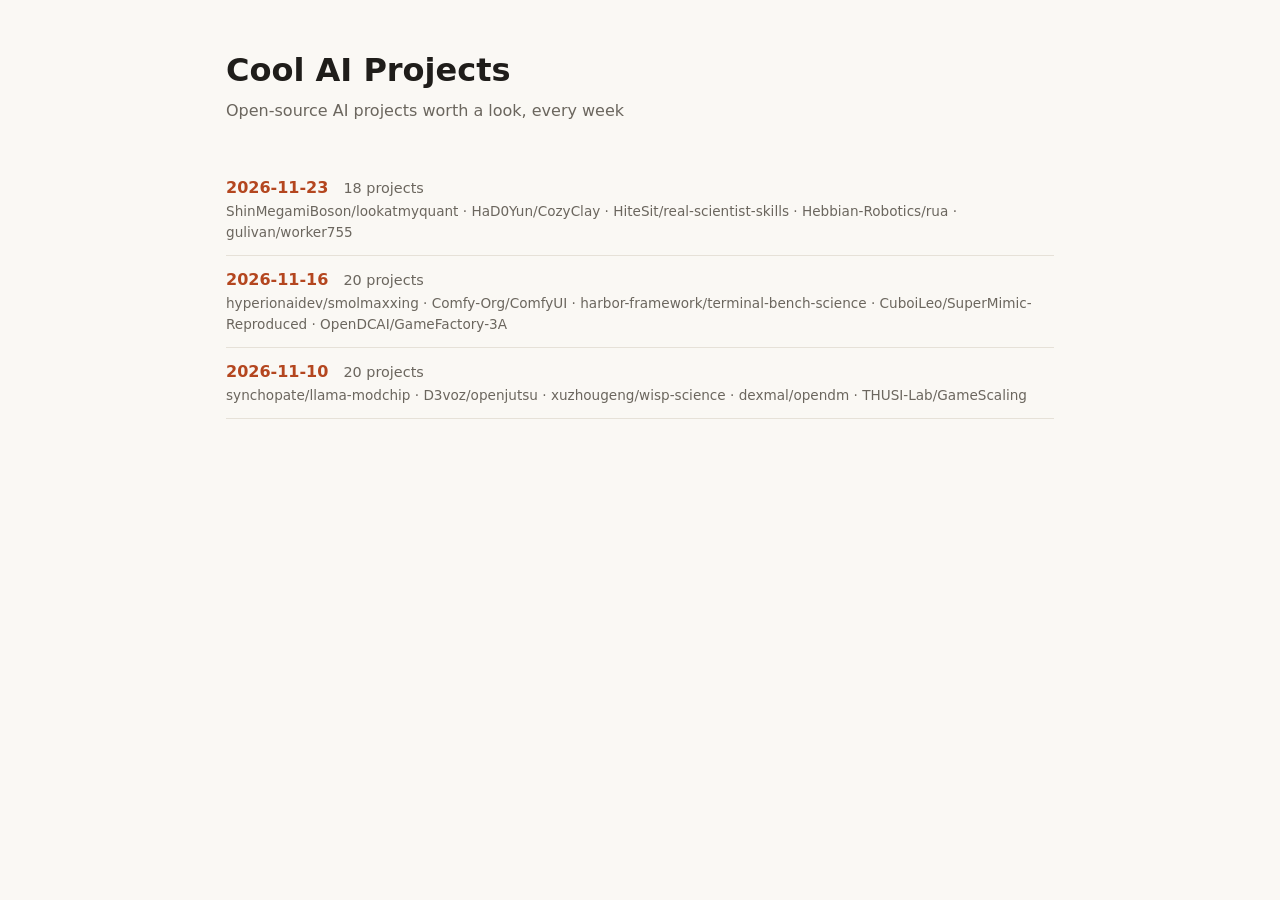
<file: site/index.html>
<!doctype html>
<html lang="en">
<head>
<meta charset="utf-8">
<meta name="viewport" content="width=device-width, initial-scale=1">
<link rel="icon" href="data:image/svg+xml,%3Csvg xmlns=%22http://www.w3.org/2000/svg%22 viewBox=%220 0 100 100%22%3E%3Ctext y=%22.9em%22 font-size=%2290%22%3E%E2%9C%A8%3C/text%3E%3C/svg%3E">
<title>Cool AI Projects</title>
<link rel="stylesheet" href="style.css">
</head>
<body>
<header class="masthead">
  <h1>Cool AI Projects</h1>
  <p class="tagline">Open-source AI projects worth a look, every week</p>
</header>
<main>
  <ul class="archive">
  
    <li>
      <a href="issues/2026-11-23.html">2026-11-23</a>
      <span class="count">18 projects</span>
      <span class="hl">ShinMegamiBoson/lookatmyquant · HaD0Yun/CozyClay · HiteSit/real-scientist-skills · Hebbian-Robotics/rua · gulivan/worker755</span>
    </li>
  
    <li>
      <a href="issues/2026-11-16.html">2026-11-16</a>
      <span class="count">20 projects</span>
      <span class="hl">hyperionaidev/smolmaxxing · Comfy-Org/ComfyUI · harbor-framework/terminal-bench-science · CuboiLeo/SuperMimic-Reproduced · OpenDCAI/GameFactory-3A</span>
    </li>
  
    <li>
      <a href="issues/2026-11-10.html">2026-11-10</a>
      <span class="count">20 projects</span>
      <span class="hl">synchopate/llama-modchip · D3voz/openjutsu · xuzhougeng/wisp-science · dexmal/opendm · THUSI-Lab/GameScaling</span>
    </li>
  
  </ul>
</main>
</body>
</html>
</file>
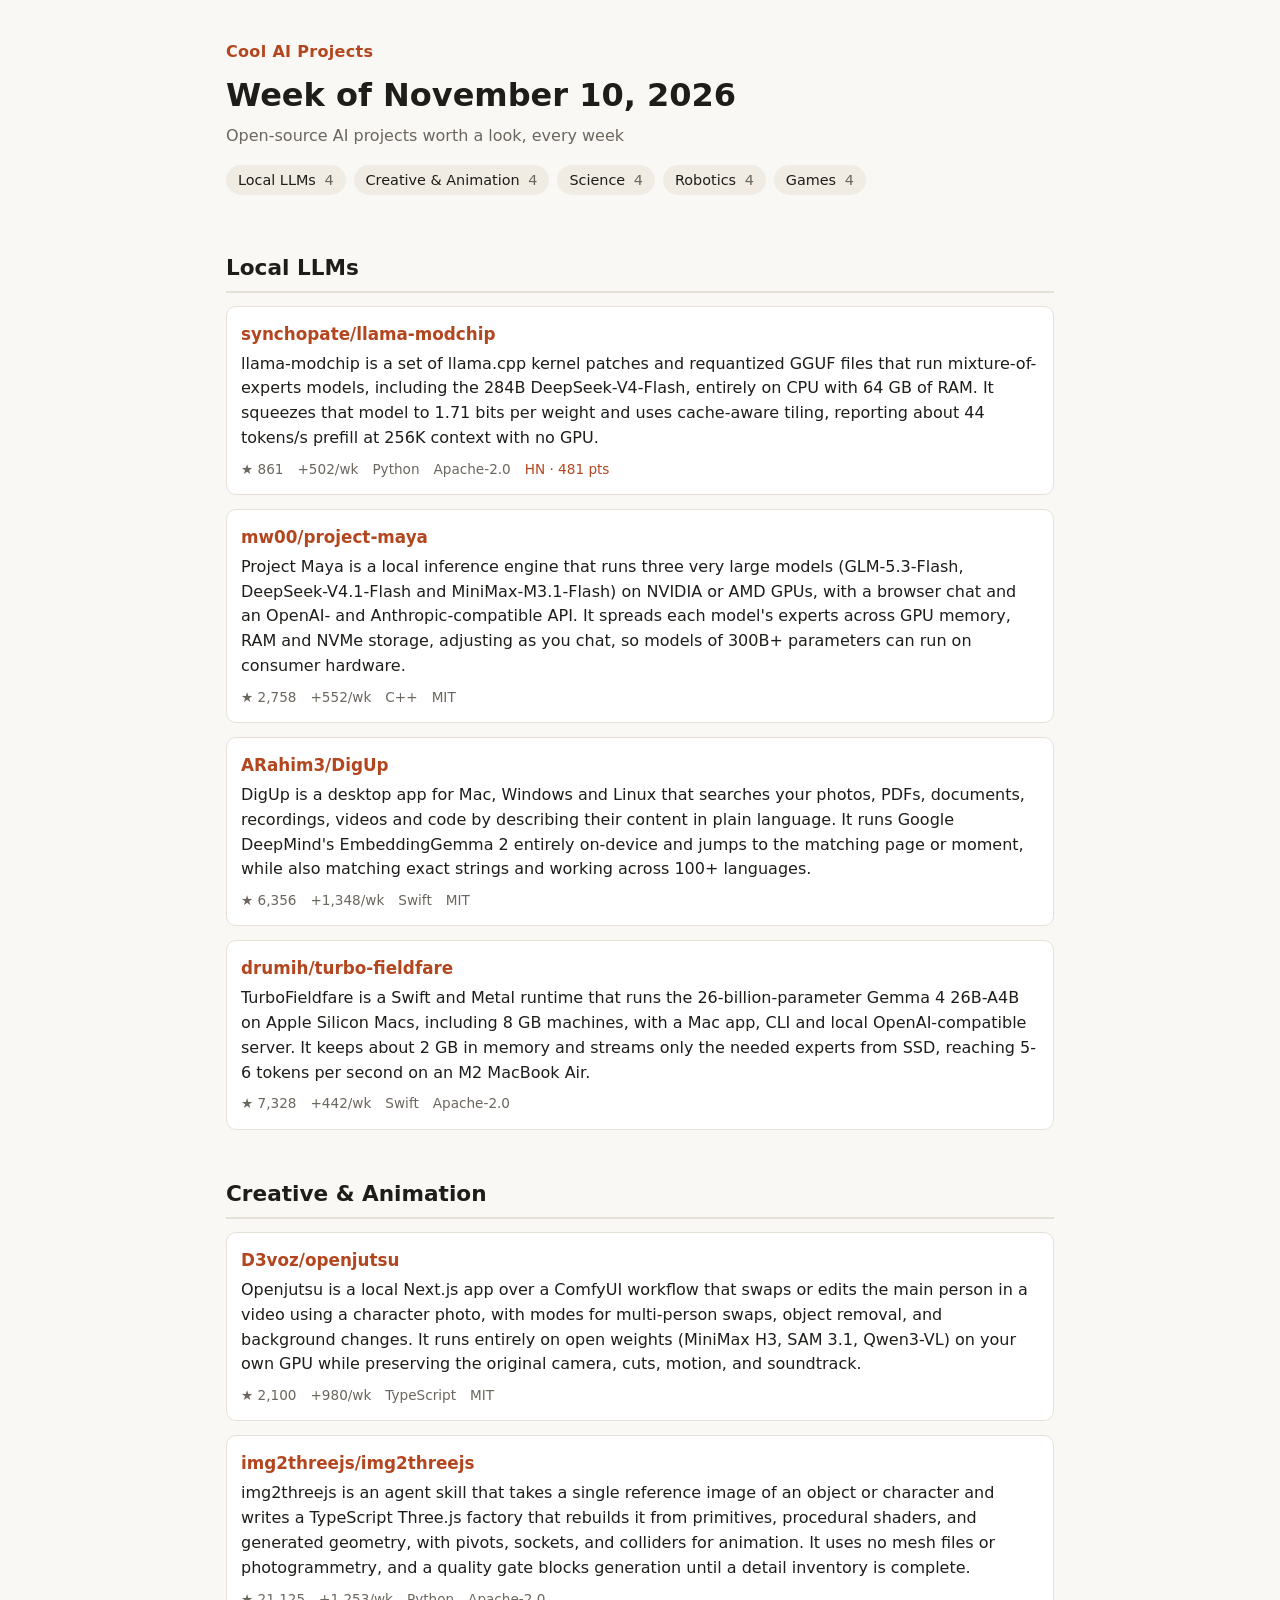
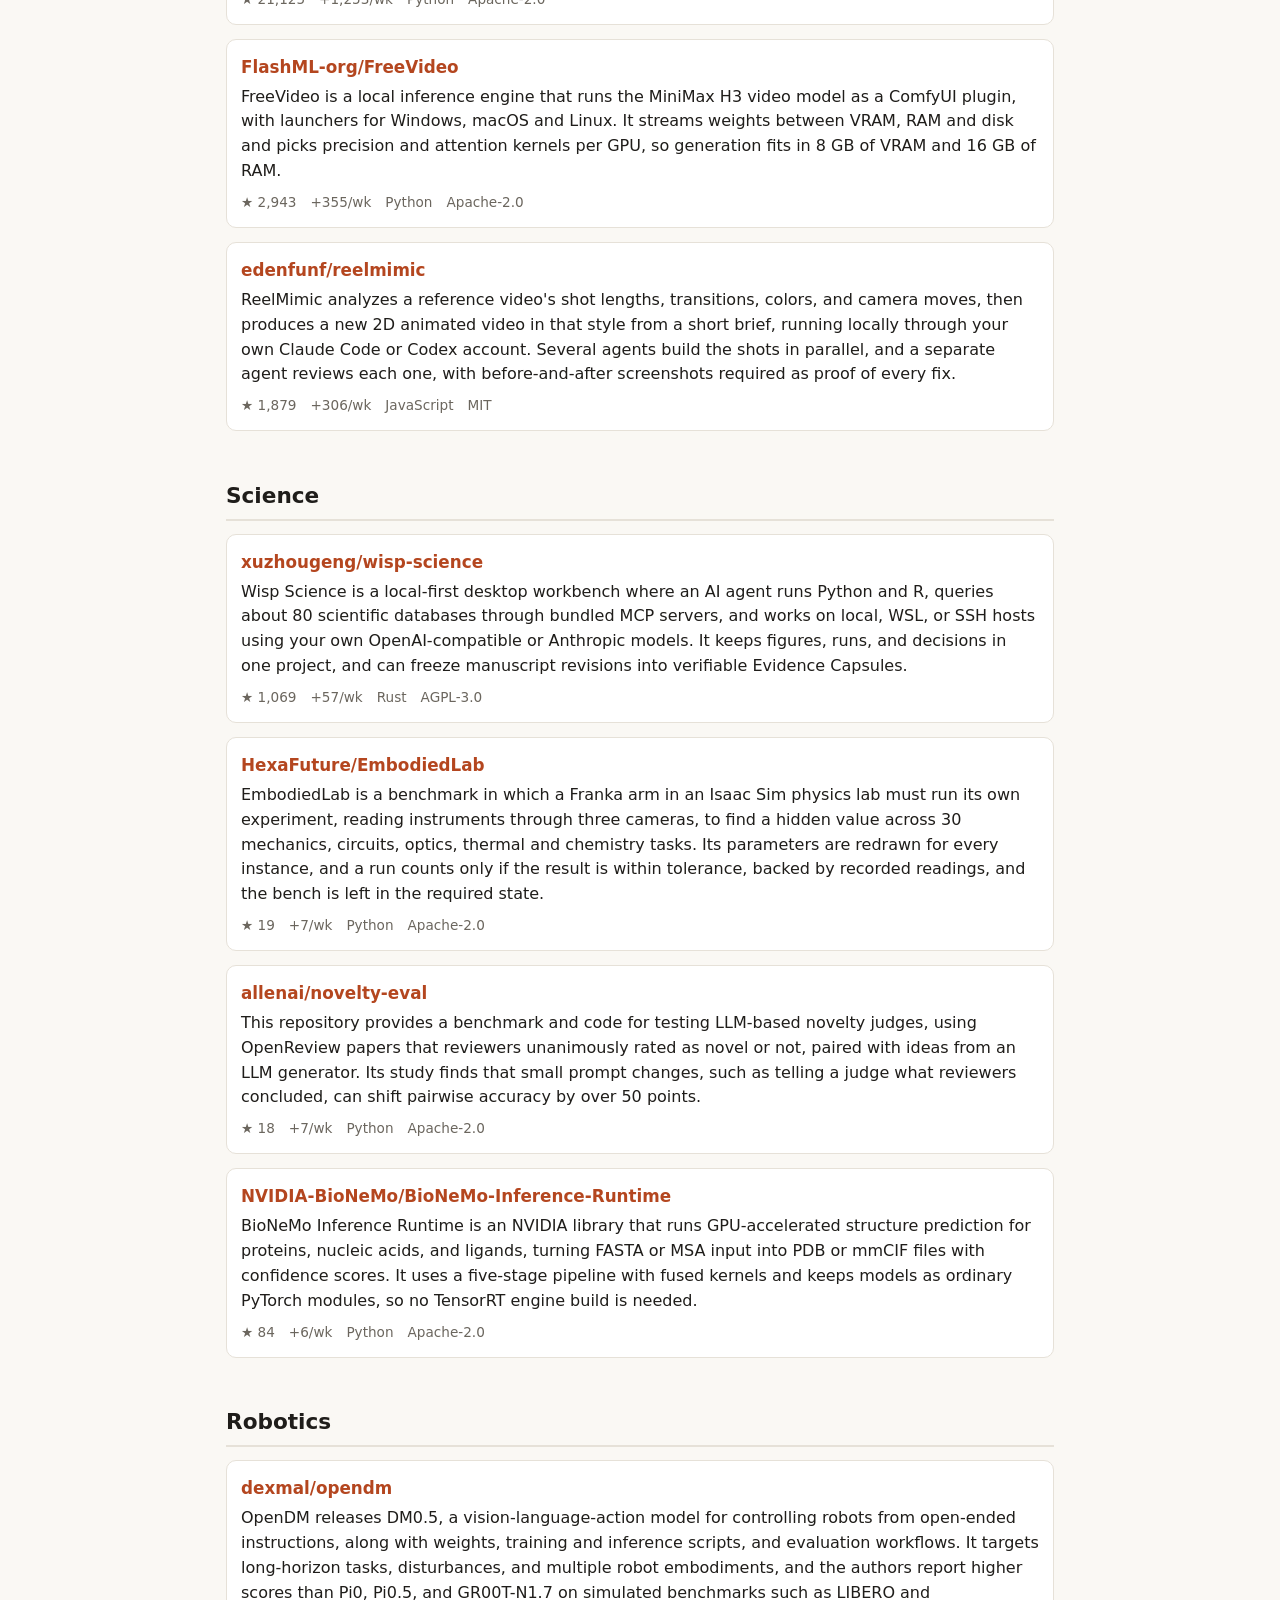
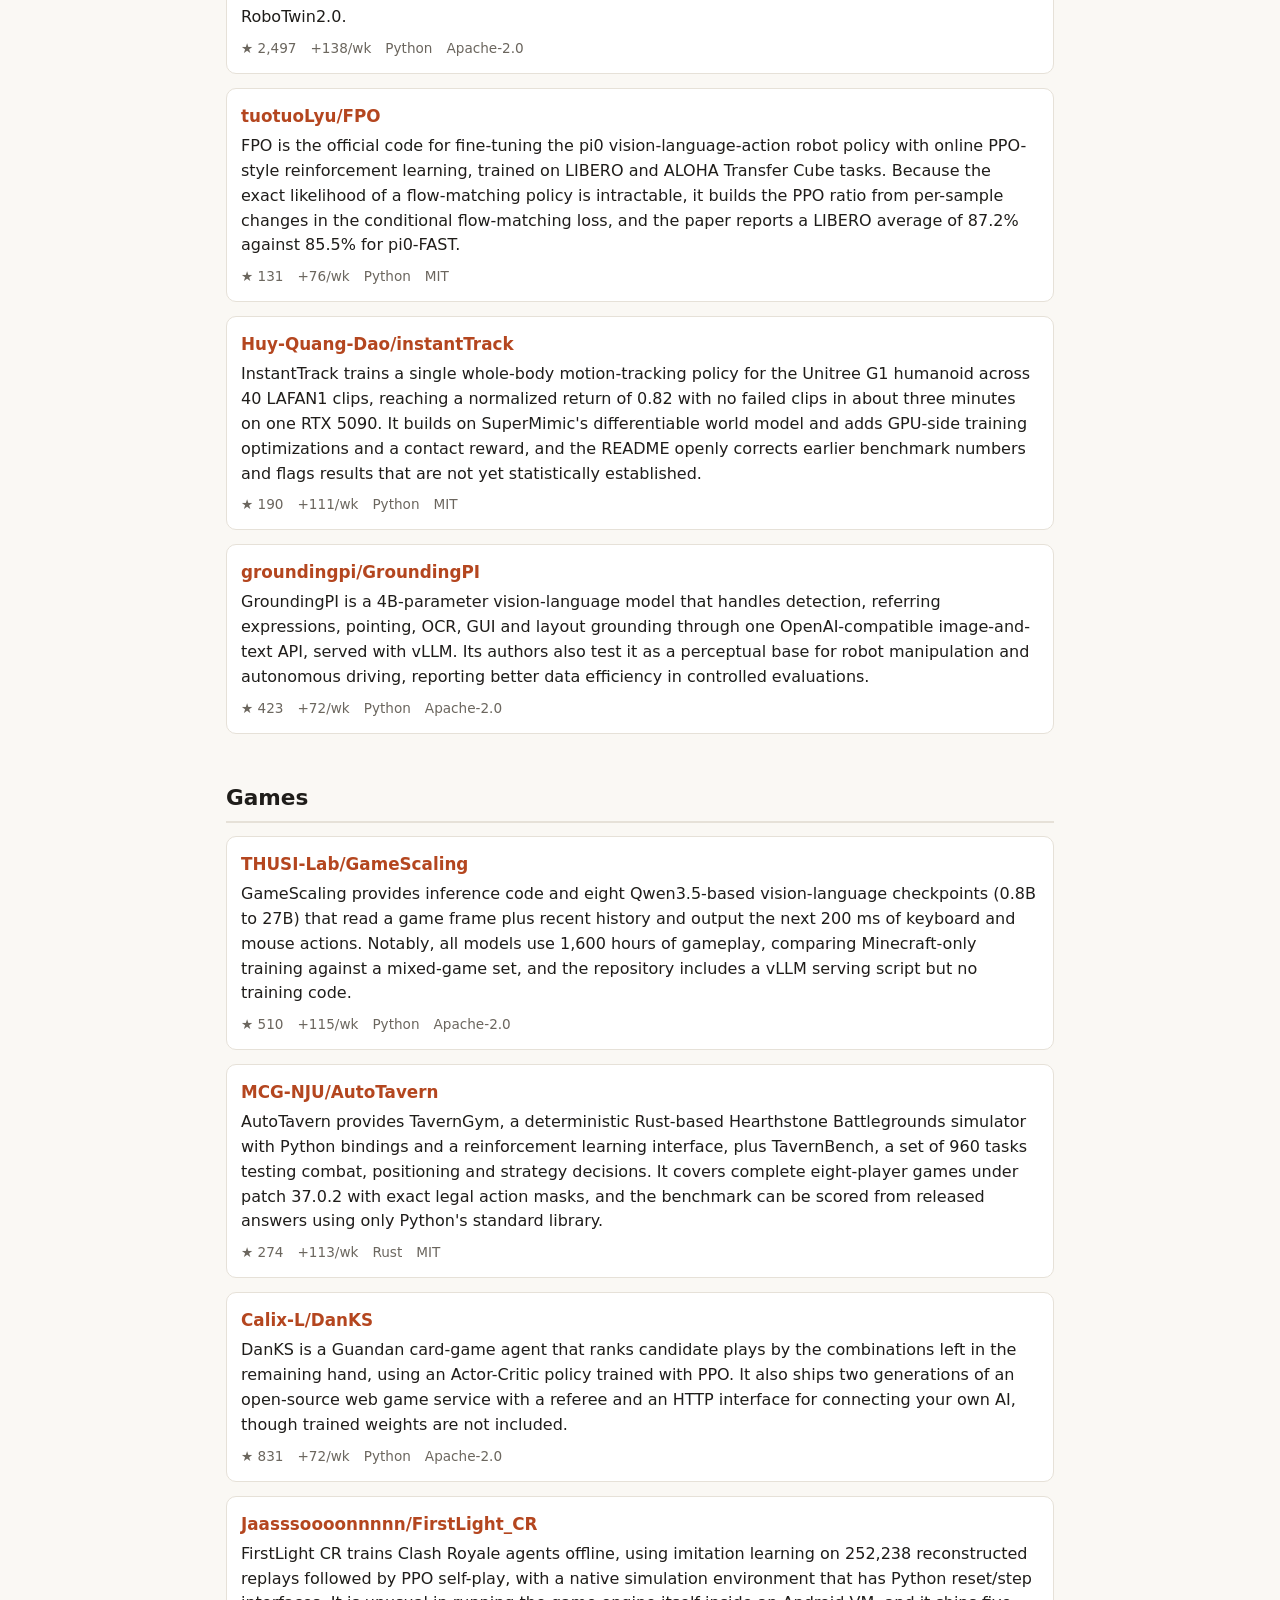
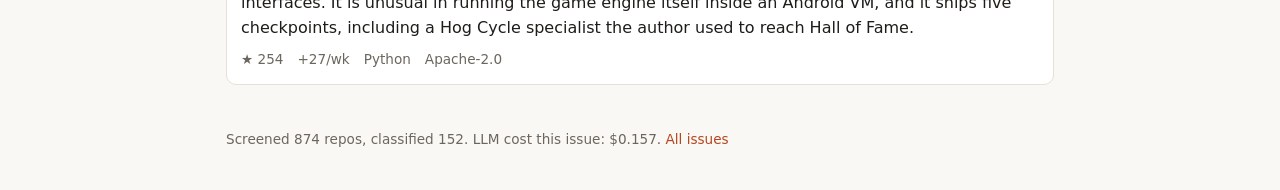
<file: site/issues/2026-11-10.html>
<!doctype html>
<html lang="en">
<head>
<meta charset="utf-8">
<meta name="viewport" content="width=device-width, initial-scale=1">
<link rel="icon" href="data:image/svg+xml,%3Csvg xmlns=%22http://www.w3.org/2000/svg%22 viewBox=%220 0 100 100%22%3E%3Ctext y=%22.9em%22 font-size=%2290%22%3E%E2%9C%A8%3C/text%3E%3C/svg%3E">
<title>Cool AI Projects — November 10, 2026</title>
<link rel="stylesheet" href="../style.css">
</head>
<body>
<header class="masthead">
  <a class="home" href="../index.html">Cool AI Projects</a>
  <h1>Week of November 10, 2026</h1>
  <p class="tagline">Open-source AI projects worth a look, every week</p>
  <nav class="toc">
    <a href="#local-llms">Local LLMs <span>4</span></a><a href="#creative">Creative &amp; Animation <span>4</span></a><a href="#science">Science <span>4</span></a><a href="#robotics">Robotics <span>4</span></a><a href="#games">Games <span>4</span></a>
  </nav>
</header>
<main>

<section id="local-llms">
  <h2>Local LLMs</h2>
  
  
  <article class="card">
    
    <a class="thumb" href="https://github.com/synchopate/llama-modchip"><img src="https://raw.githubusercontent.com/synchopate/llama-modchip/main/assets/launch_284b_64gb.gif" alt="" loading="lazy" referrerpolicy="no-referrer" onerror="this.parentNode.remove()"></a>
    
    <div class="body">
      <h3><a href="https://github.com/synchopate/llama-modchip">synchopate/llama-modchip</a></h3>
      <p class="blurb">llama-modchip is a set of llama.cpp kernel patches and requantized GGUF files that run mixture-of-experts models, including the 284B DeepSeek-V4-Flash, entirely on CPU with 64 GB of RAM. It squeezes that model to 1.71 bits per weight and uses cache-aware tiling, reporting about 44 tokens/s prefill at 256K context with no GPU.</p>
      <p class="meta">
        <span title="stars">★ 861</span>
        <span title="estimated stars per week">+502/wk</span>
        <span>Python</span>
        <span>Apache-2.0</span>
        <a href="https://news.ycombinator.com/item?id=50411961">HN · 481 pts</a>
      </p>
    </div>
  </article>
  
  <article class="card">
    
    <div class="body">
      <h3><a href="https://github.com/mw00/project-maya">mw00/project-maya</a></h3>
      <p class="blurb">Project Maya is a local inference engine that runs three very large models (GLM-5.3-Flash, DeepSeek-V4.1-Flash and MiniMax-M3.1-Flash) on NVIDIA or AMD GPUs, with a browser chat and an OpenAI- and Anthropic-compatible API. It spreads each model&#39;s experts across GPU memory, RAM and NVMe storage, adjusting as you chat, so models of 300B+ parameters can run on consumer hardware.</p>
      <p class="meta">
        <span title="stars">★ 2,758</span>
        <span title="estimated stars per week">+552/wk</span>
        <span>C++</span>
        <span>MIT</span>
        
      </p>
    </div>
  </article>
  
  <article class="card">
    
    <a class="thumb" href="https://github.com/ARahim3/DigUp"><img src="https://raw.githubusercontent.com/ARahim3/DigUp/main/docs/demo.gif" alt="" loading="lazy" referrerpolicy="no-referrer" onerror="this.parentNode.remove()"></a>
    
    <div class="body">
      <h3><a href="https://github.com/ARahim3/DigUp">ARahim3/DigUp</a></h3>
      <p class="blurb">DigUp is a desktop app for Mac, Windows and Linux that searches your photos, PDFs, documents, recordings, videos and code by describing their content in plain language. It runs Google DeepMind&#39;s EmbeddingGemma 2 entirely on-device and jumps to the matching page or moment, while also matching exact strings and working across 100+ languages.</p>
      <p class="meta">
        <span title="stars">★ 6,356</span>
        <span title="estimated stars per week">+1,348/wk</span>
        <span>Swift</span>
        <span>MIT</span>
        
      </p>
    </div>
  </article>
  
  <article class="card">
    
    <a class="thumb" href="https://github.com/drumih/turbo-fieldfare"><img src="https://raw.githubusercontent.com/drumih/turbo-fieldfare/main/docs/assets/turbofieldfare-app.webp" alt="" loading="lazy" referrerpolicy="no-referrer" onerror="this.parentNode.remove()"></a>
    
    <div class="body">
      <h3><a href="https://github.com/drumih/turbo-fieldfare">drumih/turbo-fieldfare</a></h3>
      <p class="blurb">TurboFieldfare is a Swift and Metal runtime that runs the 26-billion-parameter Gemma 4 26B-A4B on Apple Silicon Macs, including 8 GB machines, with a Mac app, CLI and local OpenAI-compatible server. It keeps about 2 GB in memory and streams only the needed experts from SSD, reaching 5-6 tokens per second on an M2 MacBook Air.</p>
      <p class="meta">
        <span title="stars">★ 7,328</span>
        <span title="estimated stars per week">+442/wk</span>
        <span>Swift</span>
        <span>Apache-2.0</span>
        
      </p>
    </div>
  </article>
  
</section>

<section id="creative">
  <h2>Creative &amp; Animation</h2>
  
  
  <article class="card">
    
    <a class="thumb" href="https://github.com/D3voz/openjutsu"><img src="https://raw.githubusercontent.com/D3voz/openjutsu/main/docs/media/advanced_swap.jpg" alt="" loading="lazy" referrerpolicy="no-referrer" onerror="this.parentNode.remove()"></a>
    
    <div class="body">
      <h3><a href="https://github.com/D3voz/openjutsu">D3voz/openjutsu</a></h3>
      <p class="blurb">Openjutsu is a local Next.js app over a ComfyUI workflow that swaps or edits the main person in a video using a character photo, with modes for multi-person swaps, object removal, and background changes. It runs entirely on open weights (MiniMax H3, SAM 3.1, Qwen3-VL) on your own GPU while preserving the original camera, cuts, motion, and soundtrack.</p>
      <p class="meta">
        <span title="stars">★ 2,100</span>
        <span title="estimated stars per week">+980/wk</span>
        <span>TypeScript</span>
        <span>MIT</span>
        
      </p>
    </div>
  </article>
  
  <article class="card">
    
    <div class="body">
      <h3><a href="https://github.com/img2threejs/img2threejs">img2threejs/img2threejs</a></h3>
      <p class="blurb">img2threejs is an agent skill that takes a single reference image of an object or character and writes a TypeScript Three.js factory that rebuilds it from primitives, procedural shaders, and generated geometry, with pivots, sockets, and colliders for animation. It uses no mesh files or photogrammetry, and a quality gate blocks generation until a detail inventory is complete.</p>
      <p class="meta">
        <span title="stars">★ 21,125</span>
        <span title="estimated stars per week">+1,253/wk</span>
        <span>Python</span>
        <span>Apache-2.0</span>
        
      </p>
    </div>
  </article>
  
  <article class="card">
    
    <a class="thumb" href="https://github.com/FlashML-org/FreeVideo"><img src="https://github.com/user-attachments/assets/7647a6f8-4306-403c-b147-45d7a393e18d" alt="" loading="lazy" referrerpolicy="no-referrer" onerror="this.parentNode.remove()"></a>
    
    <div class="body">
      <h3><a href="https://github.com/FlashML-org/FreeVideo">FlashML-org/FreeVideo</a></h3>
      <p class="blurb">FreeVideo is a local inference engine that runs the MiniMax H3 video model as a ComfyUI plugin, with launchers for Windows, macOS and Linux. It streams weights between VRAM, RAM and disk and picks precision and attention kernels per GPU, so generation fits in 8 GB of VRAM and 16 GB of RAM.</p>
      <p class="meta">
        <span title="stars">★ 2,943</span>
        <span title="estimated stars per week">+355/wk</span>
        <span>Python</span>
        <span>Apache-2.0</span>
        
      </p>
    </div>
  </article>
  
  <article class="card">
    
    <a class="thumb" href="https://github.com/edenfunf/reelmimic"><img src="https://raw.githubusercontent.com/edenfunf/reelmimic/main/docs/assets/demo-sugar.gif" alt="" loading="lazy" referrerpolicy="no-referrer" onerror="this.parentNode.remove()"></a>
    
    <div class="body">
      <h3><a href="https://github.com/edenfunf/reelmimic">edenfunf/reelmimic</a></h3>
      <p class="blurb">ReelMimic analyzes a reference video&#39;s shot lengths, transitions, colors, and camera moves, then produces a new 2D animated video in that style from a short brief, running locally through your own Claude Code or Codex account. Several agents build the shots in parallel, and a separate agent reviews each one, with before-and-after screenshots required as proof of every fix.</p>
      <p class="meta">
        <span title="stars">★ 1,879</span>
        <span title="estimated stars per week">+306/wk</span>
        <span>JavaScript</span>
        <span>MIT</span>
        
      </p>
    </div>
  </article>
  
</section>

<section id="science">
  <h2>Science</h2>
  
  
  <article class="card">
    
    <a class="thumb" href="https://github.com/xuzhougeng/wisp-science"><img src="https://raw.githubusercontent.com/xuzhougeng/wisp-science/main/docs/assets/app-home.png" alt="" loading="lazy" referrerpolicy="no-referrer" onerror="this.parentNode.remove()"></a>
    
    <div class="body">
      <h3><a href="https://github.com/xuzhougeng/wisp-science">xuzhougeng/wisp-science</a></h3>
      <p class="blurb">Wisp Science is a local-first desktop workbench where an AI agent runs Python and R, queries about 80 scientific databases through bundled MCP servers, and works on local, WSL, or SSH hosts using your own OpenAI-compatible or Anthropic models. It keeps figures, runs, and decisions in one project, and can freeze manuscript revisions into verifiable Evidence Capsules.</p>
      <p class="meta">
        <span title="stars">★ 1,069</span>
        <span title="estimated stars per week">+57/wk</span>
        <span>Rust</span>
        <span>AGPL-3.0</span>
        
      </p>
    </div>
  </article>
  
  <article class="card">
    
    <a class="thumb" href="https://github.com/HexaFuture/EmbodiedLab"><img src="https://raw.githubusercontent.com/HexaFuture/EmbodiedLab/main/docs/assets/demo.jpg" alt="" loading="lazy" referrerpolicy="no-referrer" onerror="this.parentNode.remove()"></a>
    
    <div class="body">
      <h3><a href="https://github.com/HexaFuture/EmbodiedLab">HexaFuture/EmbodiedLab</a></h3>
      <p class="blurb">EmbodiedLab is a benchmark in which a Franka arm in an Isaac Sim physics lab must run its own experiment, reading instruments through three cameras, to find a hidden value across 30 mechanics, circuits, optics, thermal and chemistry tasks. Its parameters are redrawn for every instance, and a run counts only if the result is within tolerance, backed by recorded readings, and the bench is left in the required state.</p>
      <p class="meta">
        <span title="stars">★ 19</span>
        <span title="estimated stars per week">+7/wk</span>
        <span>Python</span>
        <span>Apache-2.0</span>
        
      </p>
    </div>
  </article>
  
  <article class="card">
    
    <a class="thumb" href="https://github.com/allenai/novelty-eval"><img src="https://raw.githubusercontent.com/allenai/novelty-eval/main/assets/fig1-oct14-media.png" alt="" loading="lazy" referrerpolicy="no-referrer" onerror="this.parentNode.remove()"></a>
    
    <div class="body">
      <h3><a href="https://github.com/allenai/novelty-eval">allenai/novelty-eval</a></h3>
      <p class="blurb">This repository provides a benchmark and code for testing LLM-based novelty judges, using OpenReview papers that reviewers unanimously rated as novel or not, paired with ideas from an LLM generator. Its study finds that small prompt changes, such as telling a judge what reviewers concluded, can shift pairwise accuracy by over 50 points.</p>
      <p class="meta">
        <span title="stars">★ 18</span>
        <span title="estimated stars per week">+7/wk</span>
        <span>Python</span>
        <span>Apache-2.0</span>
        
      </p>
    </div>
  </article>
  
  <article class="card">
    
    <a class="thumb" href="https://github.com/NVIDIA-BioNeMo/BioNeMo-Inference-Runtime"><img src="https://raw.githubusercontent.com/NVIDIA-BioNeMo/BioNeMo-Inference-Runtime/main/docs/assets/speedup-vs-residues.png" alt="" loading="lazy" referrerpolicy="no-referrer" onerror="this.parentNode.remove()"></a>
    
    <div class="body">
      <h3><a href="https://github.com/NVIDIA-BioNeMo/BioNeMo-Inference-Runtime">NVIDIA-BioNeMo/BioNeMo-Inference-Runtime</a></h3>
      <p class="blurb">BioNeMo Inference Runtime is an NVIDIA library that runs GPU-accelerated structure prediction for proteins, nucleic acids, and ligands, turning FASTA or MSA input into PDB or mmCIF files with confidence scores. It uses a five-stage pipeline with fused kernels and keeps models as ordinary PyTorch modules, so no TensorRT engine build is needed.</p>
      <p class="meta">
        <span title="stars">★ 84</span>
        <span title="estimated stars per week">+6/wk</span>
        <span>Python</span>
        <span>Apache-2.0</span>
        
      </p>
    </div>
  </article>
  
</section>

<section id="robotics">
  <h2>Robotics</h2>
  
  
  <article class="card">
    
    <a class="thumb" href="https://github.com/dexmal/opendm"><img src="https://raw.githubusercontent.com/dexmal/opendm/main/docs/image/header.png" alt="" loading="lazy" referrerpolicy="no-referrer" onerror="this.parentNode.remove()"></a>
    
    <div class="body">
      <h3><a href="https://github.com/dexmal/opendm">dexmal/opendm</a></h3>
      <p class="blurb">OpenDM releases DM0.5, a vision-language-action model for controlling robots from open-ended instructions, along with weights, training and inference scripts, and evaluation workflows. It targets long-horizon tasks, disturbances, and multiple robot embodiments, and the authors report higher scores than Pi0, Pi0.5, and GR00T-N1.7 on simulated benchmarks such as LIBERO and RoboTwin2.0.</p>
      <p class="meta">
        <span title="stars">★ 2,497</span>
        <span title="estimated stars per week">+138/wk</span>
        <span>Python</span>
        <span>Apache-2.0</span>
        
      </p>
    </div>
  </article>
  
  <article class="card">
    
    <a class="thumb" href="https://github.com/tuotuoLyu/FPO"><img src="https://raw.githubusercontent.com/tuotuoLyu/FPO/main/assets/banner.png" alt="" loading="lazy" referrerpolicy="no-referrer" onerror="this.parentNode.remove()"></a>
    
    <div class="body">
      <h3><a href="https://github.com/tuotuoLyu/FPO">tuotuoLyu/FPO</a></h3>
      <p class="blurb">FPO is the official code for fine-tuning the pi0 vision-language-action robot policy with online PPO-style reinforcement learning, trained on LIBERO and ALOHA Transfer Cube tasks. Because the exact likelihood of a flow-matching policy is intractable, it builds the PPO ratio from per-sample changes in the conditional flow-matching loss, and the paper reports a LIBERO average of 87.2% against 85.5% for pi0-FAST.</p>
      <p class="meta">
        <span title="stars">★ 131</span>
        <span title="estimated stars per week">+76/wk</span>
        <span>Python</span>
        <span>MIT</span>
        
      </p>
    </div>
  </article>
  
  <article class="card">
    
    <a class="thumb" href="https://github.com/Huy-Quang-Dao/instantTrack"><img src="https://raw.githubusercontent.com/Huy-Quang-Dao/instantTrack/main/media/equal_time_3min.gif" alt="" loading="lazy" referrerpolicy="no-referrer" onerror="this.parentNode.remove()"></a>
    
    <div class="body">
      <h3><a href="https://github.com/Huy-Quang-Dao/instantTrack">Huy-Quang-Dao/instantTrack</a></h3>
      <p class="blurb">InstantTrack trains a single whole-body motion-tracking policy for the Unitree G1 humanoid across 40 LAFAN1 clips, reaching a normalized return of 0.82 with no failed clips in about three minutes on one RTX 5090. It builds on SuperMimic&#39;s differentiable world model and adds GPU-side training optimizations and a contact reward, and the README openly corrects earlier benchmark numbers and flags results that are not yet statistically established.</p>
      <p class="meta">
        <span title="stars">★ 190</span>
        <span title="estimated stars per week">+111/wk</span>
        <span>Python</span>
        <span>MIT</span>
        
      </p>
    </div>
  </article>
  
  <article class="card">
    
    <a class="thumb" href="https://github.com/groundingpi/GroundingPI"><img src="https://raw.githubusercontent.com/groundingpi/GroundingPI/main/docs/assets/teaser.png" alt="" loading="lazy" referrerpolicy="no-referrer" onerror="this.parentNode.remove()"></a>
    
    <div class="body">
      <h3><a href="https://github.com/groundingpi/GroundingPI">groundingpi/GroundingPI</a></h3>
      <p class="blurb">GroundingPI is a 4B-parameter vision-language model that handles detection, referring expressions, pointing, OCR, GUI and layout grounding through one OpenAI-compatible image-and-text API, served with vLLM. Its authors also test it as a perceptual base for robot manipulation and autonomous driving, reporting better data efficiency in controlled evaluations.</p>
      <p class="meta">
        <span title="stars">★ 423</span>
        <span title="estimated stars per week">+72/wk</span>
        <span>Python</span>
        <span>Apache-2.0</span>
        
      </p>
    </div>
  </article>
  
</section>

<section id="games">
  <h2>Games</h2>
  
  
  <article class="card">
    
    <a class="thumb" href="https://github.com/THUSI-Lab/GameScaling"><img src="https://raw.githubusercontent.com/THUSI-Lab/GameScaling/main/assets/title-light.png" alt="" loading="lazy" referrerpolicy="no-referrer" onerror="this.parentNode.remove()"></a>
    
    <div class="body">
      <h3><a href="https://github.com/THUSI-Lab/GameScaling">THUSI-Lab/GameScaling</a></h3>
      <p class="blurb">GameScaling provides inference code and eight Qwen3.5-based vision-language checkpoints (0.8B to 27B) that read a game frame plus recent history and output the next 200 ms of keyboard and mouse actions. Notably, all models use 1,600 hours of gameplay, comparing Minecraft-only training against a mixed-game set, and the repository includes a vLLM serving script but no training code.</p>
      <p class="meta">
        <span title="stars">★ 510</span>
        <span title="estimated stars per week">+115/wk</span>
        <span>Python</span>
        <span>Apache-2.0</span>
        
      </p>
    </div>
  </article>
  
  <article class="card">
    
    <a class="thumb" href="https://github.com/MCG-NJU/AutoTavern"><img src="https://raw.githubusercontent.com/MCG-NJU/AutoTavern/main/docs/assets/autotavern-banner.png" alt="" loading="lazy" referrerpolicy="no-referrer" onerror="this.parentNode.remove()"></a>
    
    <div class="body">
      <h3><a href="https://github.com/MCG-NJU/AutoTavern">MCG-NJU/AutoTavern</a></h3>
      <p class="blurb">AutoTavern provides TavernGym, a deterministic Rust-based Hearthstone Battlegrounds simulator with Python bindings and a reinforcement learning interface, plus TavernBench, a set of 960 tasks testing combat, positioning and strategy decisions. It covers complete eight-player games under patch 37.0.2 with exact legal action masks, and the benchmark can be scored from released answers using only Python&#39;s standard library.</p>
      <p class="meta">
        <span title="stars">★ 274</span>
        <span title="estimated stars per week">+113/wk</span>
        <span>Rust</span>
        <span>MIT</span>
        
      </p>
    </div>
  </article>
  
  <article class="card">
    
    <a class="thumb" href="https://github.com/Calix-L/DanKS"><img src="https://raw.githubusercontent.com/Calix-L/DanKS/main/assets/danks-promotional-hero-v2.png" alt="" loading="lazy" referrerpolicy="no-referrer" onerror="this.parentNode.remove()"></a>
    
    <div class="body">
      <h3><a href="https://github.com/Calix-L/DanKS">Calix-L/DanKS</a></h3>
      <p class="blurb">DanKS is a Guandan card-game agent that ranks candidate plays by the combinations left in the remaining hand, using an Actor-Critic policy trained with PPO. It also ships two generations of an open-source web game service with a referee and an HTTP interface for connecting your own AI, though trained weights are not included.</p>
      <p class="meta">
        <span title="stars">★ 831</span>
        <span title="estimated stars per week">+72/wk</span>
        <span>Python</span>
        <span>Apache-2.0</span>
        
      </p>
    </div>
  </article>
  
  <article class="card">
    
    <a class="thumb" href="https://github.com/Jaasssoooonnnnn/FirstLight_CR"><img src="https://raw.githubusercontent.com/Jaasssoooonnnnn/FirstLight_CR/main/docs/assets/firstlight-cr.png" alt="" loading="lazy" referrerpolicy="no-referrer" onerror="this.parentNode.remove()"></a>
    
    <div class="body">
      <h3><a href="https://github.com/Jaasssoooonnnnn/FirstLight_CR">Jaasssoooonnnnn/FirstLight_CR</a></h3>
      <p class="blurb">FirstLight CR trains Clash Royale agents offline, using imitation learning on 252,238 reconstructed replays followed by PPO self-play, with a native simulation environment that has Python reset/step interfaces. It is unusual in running the game engine itself inside an Android VM, and it ships five checkpoints, including a Hog Cycle specialist the author used to reach Hall of Fame.</p>
      <p class="meta">
        <span title="stars">★ 254</span>
        <span title="estimated stars per week">+27/wk</span>
        <span>Python</span>
        <span>Apache-2.0</span>
        
      </p>
    </div>
  </article>
  
</section>

</main>
<footer>
  Screened 874 repos, classified 152.
  LLM cost this issue: $0.157.
  <a href="../index.html">All issues</a>
</footer>
</body>
</html>
</file>
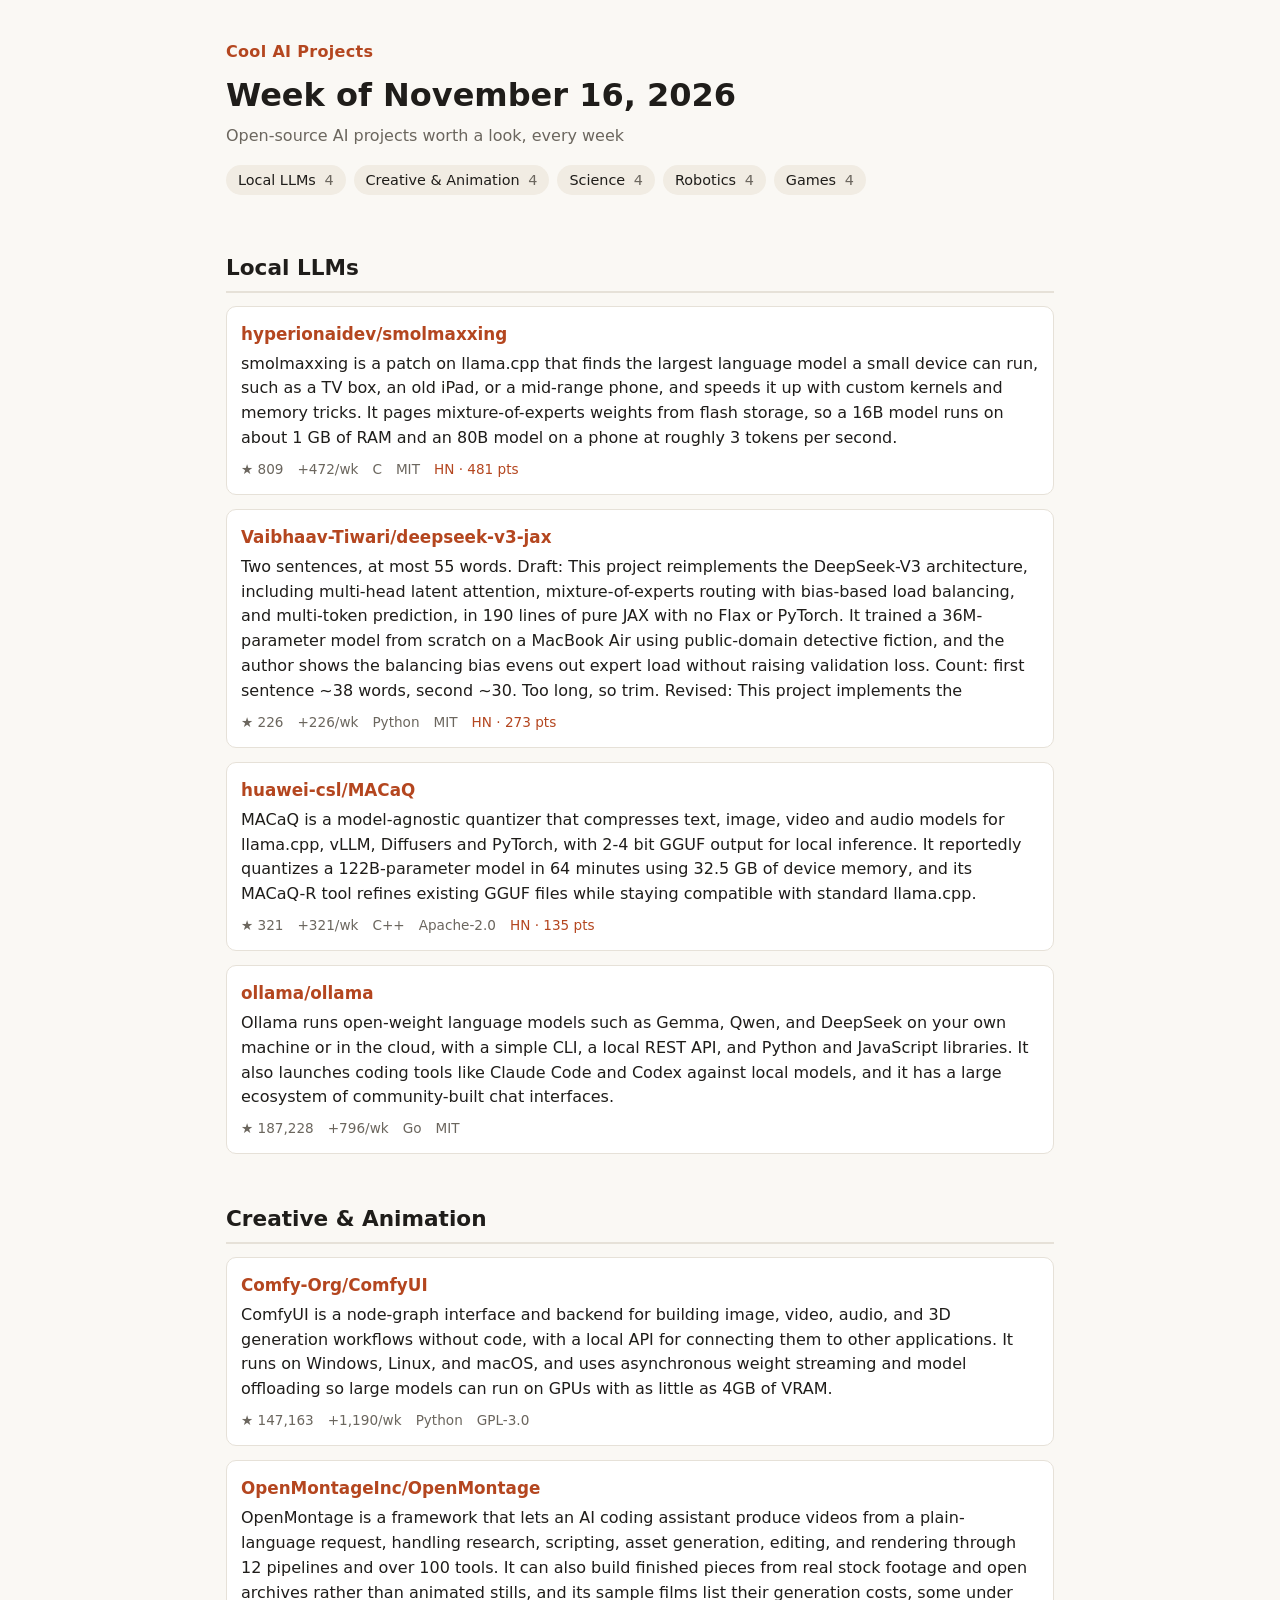
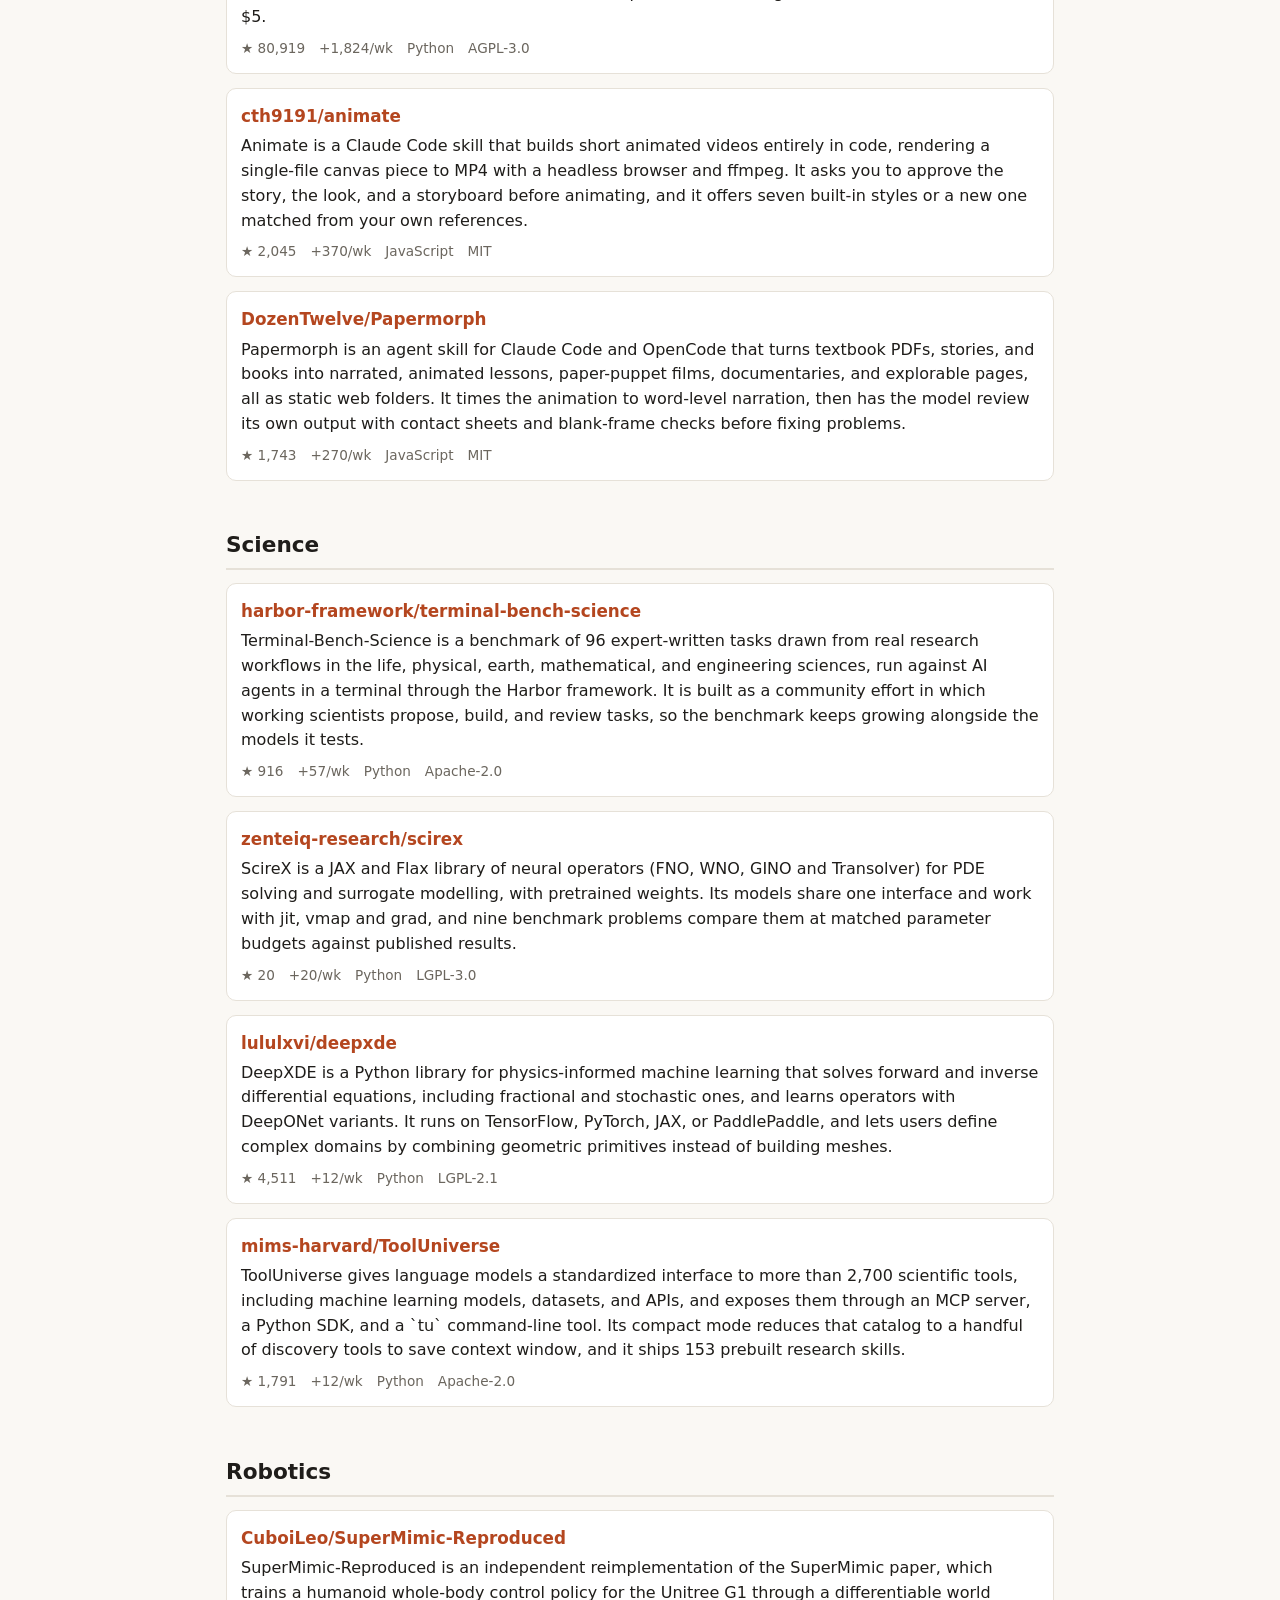
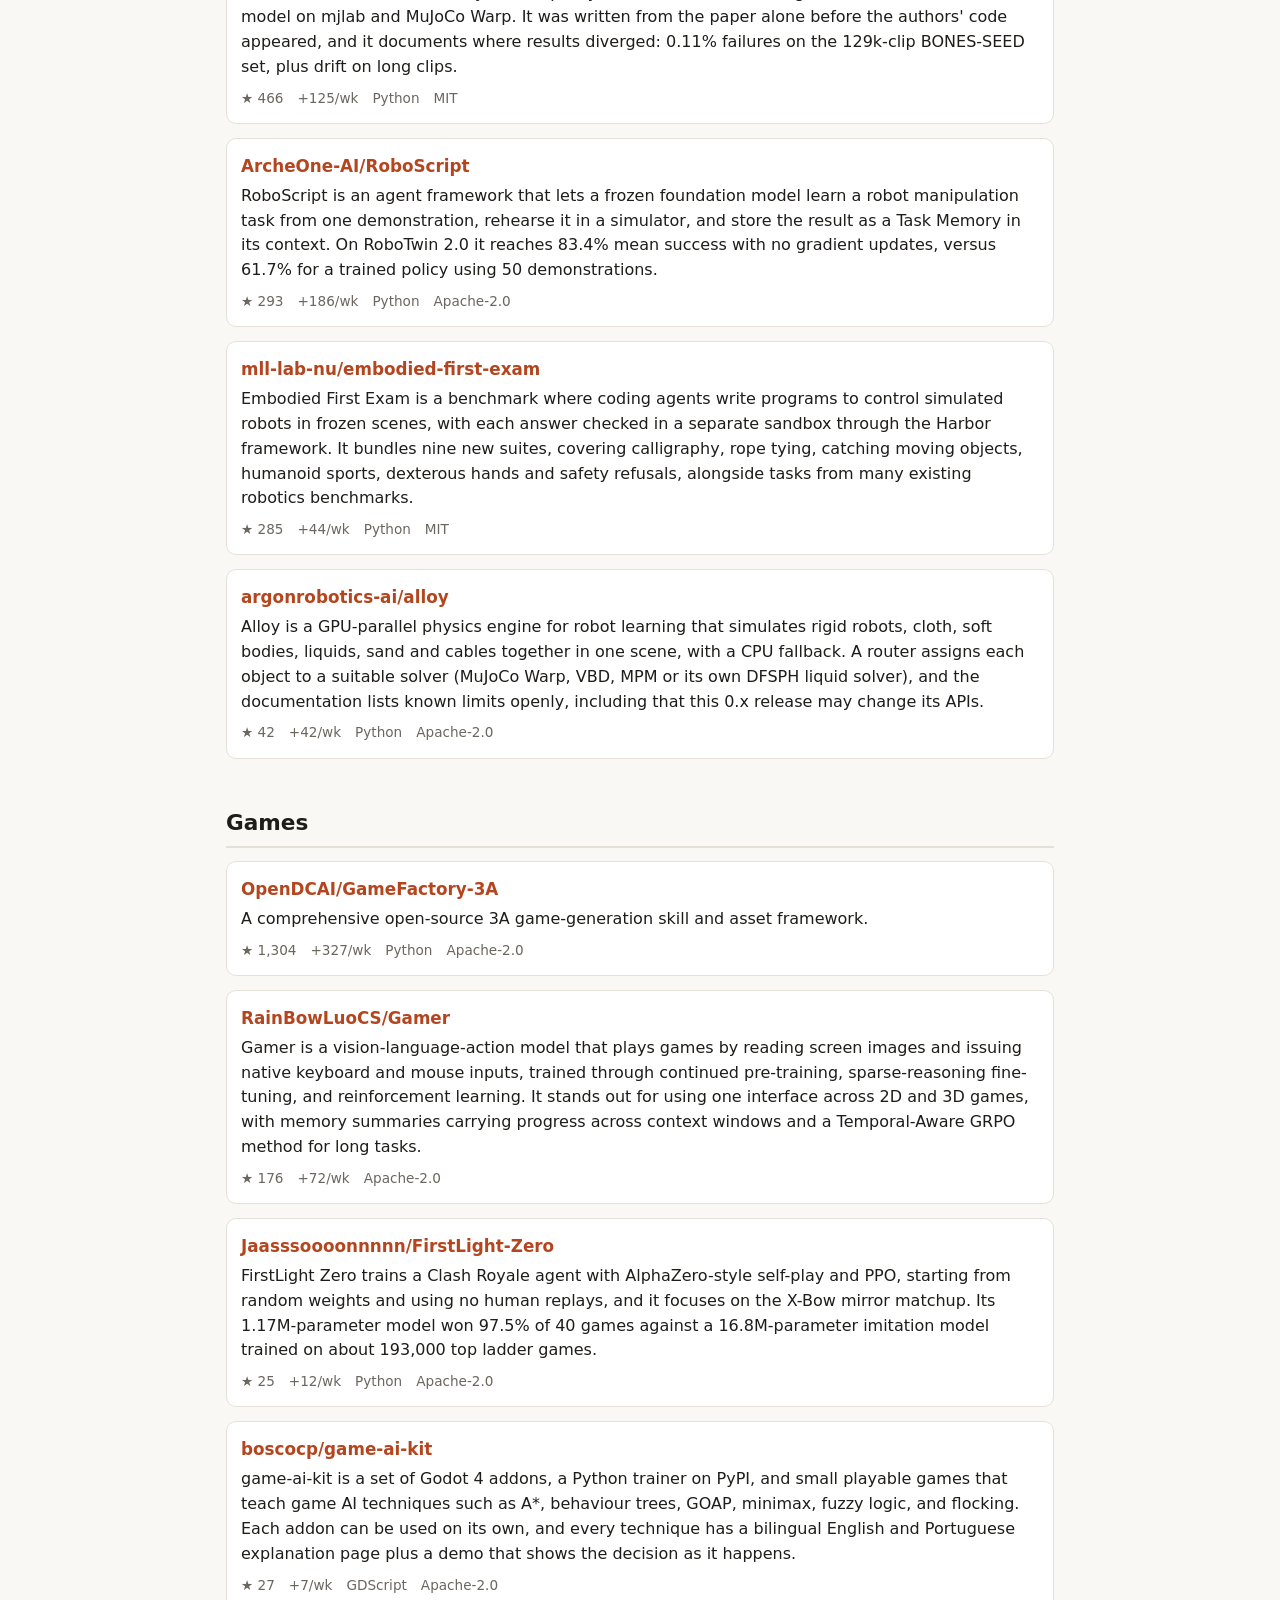
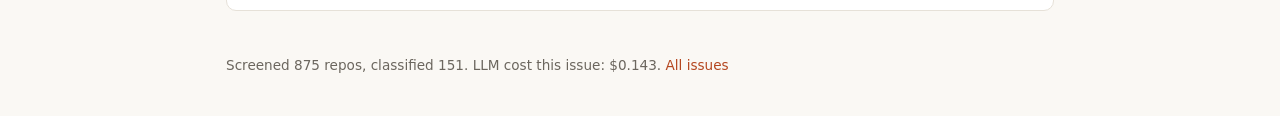
<file: site/issues/2026-11-16.html>
<!doctype html>
<html lang="en">
<head>
<meta charset="utf-8">
<meta name="viewport" content="width=device-width, initial-scale=1">
<link rel="icon" href="data:image/svg+xml,%3Csvg xmlns=%22http://www.w3.org/2000/svg%22 viewBox=%220 0 100 100%22%3E%3Ctext y=%22.9em%22 font-size=%2290%22%3E%E2%9C%A8%3C/text%3E%3C/svg%3E">
<title>Cool AI Projects — November 16, 2026</title>
<link rel="stylesheet" href="../style.css">
</head>
<body>
<header class="masthead">
  <a class="home" href="../index.html">Cool AI Projects</a>
  <h1>Week of November 16, 2026</h1>
  <p class="tagline">Open-source AI projects worth a look, every week</p>
  <nav class="toc">
    <a href="#local-llms">Local LLMs <span>4</span></a><a href="#creative">Creative &amp; Animation <span>4</span></a><a href="#science">Science <span>4</span></a><a href="#robotics">Robotics <span>4</span></a><a href="#games">Games <span>4</span></a>
  </nav>
</header>
<main>

<section id="local-llms">
  <h2>Local LLMs</h2>
  
  
  <article class="card">
    
    <a class="thumb" href="https://github.com/hyperionaidev/smolmaxxing"><img src="https://raw.githubusercontent.com/hyperionaidev/smolmaxxing/main/assets/banner.png" alt="" loading="lazy" referrerpolicy="no-referrer" onerror="this.parentNode.remove()"></a>
    
    <div class="body">
      <h3><a href="https://github.com/hyperionaidev/smolmaxxing">hyperionaidev/smolmaxxing</a></h3>
      <p class="blurb">smolmaxxing is a patch on llama.cpp that finds the largest language model a small device can run, such as a TV box, an old iPad, or a mid-range phone, and speeds it up with custom kernels and memory tricks. It pages mixture-of-experts weights from flash storage, so a 16B model runs on about 1 GB of RAM and an 80B model on a phone at roughly 3 tokens per second.</p>
      <p class="meta">
        <span title="stars">★ 809</span>
        <span title="estimated stars per week">+472/wk</span>
        <span>C</span>
        <span>MIT</span>
        <a href="https://news.ycombinator.com/item?id=50468888">HN · 481 pts</a>
      </p>
    </div>
  </article>
  
  <article class="card">
    
    <a class="thumb" href="https://github.com/Vaibhaav-Tiwari/deepseek-v3-jax"><img src="https://raw.githubusercontent.com/Vaibhaav-Tiwari/deepseek-v3-jax/main/post/diagrams/01-whole-model-clean.png" alt="" loading="lazy" referrerpolicy="no-referrer" onerror="this.parentNode.remove()"></a>
    
    <div class="body">
      <h3><a href="https://github.com/Vaibhaav-Tiwari/deepseek-v3-jax">Vaibhaav-Tiwari/deepseek-v3-jax</a></h3>
      <p class="blurb">Two sentences, at most 55 words. Draft:

This project reimplements the DeepSeek-V3 architecture, including multi-head latent attention, mixture-of-experts routing with bias-based load balancing, and multi-token prediction, in 190 lines of pure JAX with no Flax or PyTorch. It trained a 36M-parameter model from scratch on a MacBook Air using public-domain detective fiction, and the author shows the balancing bias evens out expert load without raising validation loss.

Count: first sentence ~38 words, second ~30. Too long, so trim.

Revised:

This project implements the</p>
      <p class="meta">
        <span title="stars">★ 226</span>
        <span title="estimated stars per week">+226/wk</span>
        <span>Python</span>
        <span>MIT</span>
        <a href="https://news.ycombinator.com/item?id=50497589">HN · 273 pts</a>
      </p>
    </div>
  </article>
  
  <article class="card">
    
    <a class="thumb" href="https://github.com/huawei-csl/MACaQ"><img src="https://raw.githubusercontent.com/huawei-csl/MACaQ/main/docs/assets/macaq-banner.png" alt="" loading="lazy" referrerpolicy="no-referrer" onerror="this.parentNode.remove()"></a>
    
    <div class="body">
      <h3><a href="https://github.com/huawei-csl/MACaQ">huawei-csl/MACaQ</a></h3>
      <p class="blurb">MACaQ is a model-agnostic quantizer that compresses text, image, video and audio models for llama.cpp, vLLM, Diffusers and PyTorch, with 2-4 bit GGUF output for local inference. It reportedly quantizes a 122B-parameter model in 64 minutes using 32.5 GB of device memory, and its MACaQ-R tool refines existing GGUF files while staying compatible with standard llama.cpp.</p>
      <p class="meta">
        <span title="stars">★ 321</span>
        <span title="estimated stars per week">+321/wk</span>
        <span>C++</span>
        <span>Apache-2.0</span>
        <a href="https://news.ycombinator.com/item?id=50458166">HN · 135 pts</a>
      </p>
    </div>
  </article>
  
  <article class="card">
    
    <div class="body">
      <h3><a href="https://github.com/ollama/ollama">ollama/ollama</a></h3>
      <p class="blurb">Ollama runs open-weight language models such as Gemma, Qwen, and DeepSeek on your own machine or in the cloud, with a simple CLI, a local REST API, and Python and JavaScript libraries. It also launches coding tools like Claude Code and Codex against local models, and it has a large ecosystem of community-built chat interfaces.</p>
      <p class="meta">
        <span title="stars">★ 187,228</span>
        <span title="measured stars per week">+796/wk</span>
        <span>Go</span>
        <span>MIT</span>
        
      </p>
    </div>
  </article>
  
</section>

<section id="creative">
  <h2>Creative &amp; Animation</h2>
  
  
  <article class="card">
    
    <a class="thumb" href="https://github.com/Comfy-Org/ComfyUI"><img src="https://github.com/user-attachments/assets/36e065e0-bfae-4456-8c7f-8369d5ea48a2" alt="" loading="lazy" referrerpolicy="no-referrer" onerror="this.parentNode.remove()"></a>
    
    <div class="body">
      <h3><a href="https://github.com/Comfy-Org/ComfyUI">Comfy-Org/ComfyUI</a></h3>
      <p class="blurb">ComfyUI is a node-graph interface and backend for building image, video, audio, and 3D generation workflows without code, with a local API for connecting them to other applications. It runs on Windows, Linux, and macOS, and uses asynchronous weight streaming and model offloading so large models can run on GPUs with as little as 4GB of VRAM.</p>
      <p class="meta">
        <span title="stars">★ 147,163</span>
        <span title="measured stars per week">+1,190/wk</span>
        <span>Python</span>
        <span>GPL-3.0</span>
        
      </p>
    </div>
  </article>
  
  <article class="card">
    
    <a class="thumb" href="https://github.com/OpenMontageInc/OpenMontage"><img src="https://raw.githubusercontent.com/OpenMontageInc/OpenMontage/main/docs/images/backlot/board-live.png" alt="" loading="lazy" referrerpolicy="no-referrer" onerror="this.parentNode.remove()"></a>
    
    <div class="body">
      <h3><a href="https://github.com/OpenMontageInc/OpenMontage">OpenMontageInc/OpenMontage</a></h3>
      <p class="blurb">OpenMontage is a framework that lets an AI coding assistant produce videos from a plain-language request, handling research, scripting, asset generation, editing, and rendering through 12 pipelines and over 100 tools. It can also build finished pieces from real stock footage and open archives rather than animated stills, and its sample films list their generation costs, some under $5.</p>
      <p class="meta">
        <span title="stars">★ 80,919</span>
        <span title="measured stars per week">+1,824/wk</span>
        <span>Python</span>
        <span>AGPL-3.0</span>
        
      </p>
    </div>
  </article>
  
  <article class="card">
    
    <a class="thumb" href="https://github.com/cth9191/animate"><img src="https://raw.githubusercontent.com/cth9191/animate/main/docs/styles.png" alt="" loading="lazy" referrerpolicy="no-referrer" onerror="this.parentNode.remove()"></a>
    
    <div class="body">
      <h3><a href="https://github.com/cth9191/animate">cth9191/animate</a></h3>
      <p class="blurb">Animate is a Claude Code skill that builds short animated videos entirely in code, rendering a single-file canvas piece to MP4 with a headless browser and ffmpeg. It asks you to approve the story, the look, and a storyboard before animating, and it offers seven built-in styles or a new one matched from your own references.</p>
      <p class="meta">
        <span title="stars">★ 2,045</span>
        <span title="measured stars per week">+370/wk</span>
        <span>JavaScript</span>
        <span>MIT</span>
        
      </p>
    </div>
  </article>
  
  <article class="card">
    
    <a class="thumb" href="https://github.com/DozenTwelve/Papermorph"><img src="https://raw.githubusercontent.com/DozenTwelve/Papermorph/main/img/readme/bookshelf.webp" alt="" loading="lazy" referrerpolicy="no-referrer" onerror="this.parentNode.remove()"></a>
    
    <div class="body">
      <h3><a href="https://github.com/DozenTwelve/Papermorph">DozenTwelve/Papermorph</a></h3>
      <p class="blurb">Papermorph is an agent skill for Claude Code and OpenCode that turns textbook PDFs, stories, and books into narrated, animated lessons, paper-puppet films, documentaries, and explorable pages, all as static web folders. It times the animation to word-level narration, then has the model review its own output with contact sheets and blank-frame checks before fixing problems.</p>
      <p class="meta">
        <span title="stars">★ 1,743</span>
        <span title="measured stars per week">+270/wk</span>
        <span>JavaScript</span>
        <span>MIT</span>
        
      </p>
    </div>
  </article>
  
</section>

<section id="science">
  <h2>Science</h2>
  
  
  <article class="card">
    
    <div class="body">
      <h3><a href="https://github.com/harbor-framework/terminal-bench-science">harbor-framework/terminal-bench-science</a></h3>
      <p class="blurb">Terminal-Bench-Science is a benchmark of 96 expert-written tasks drawn from real research workflows in the life, physical, earth, mathematical, and engineering sciences, run against AI agents in a terminal through the Harbor framework. It is built as a community effort in which working scientists propose, build, and review tasks, so the benchmark keeps growing alongside the models it tests.</p>
      <p class="meta">
        <span title="stars">★ 916</span>
        <span title="measured stars per week">+57/wk</span>
        <span>Python</span>
        <span>Apache-2.0</span>
        
      </p>
    </div>
  </article>
  
  <article class="card">
    
    <a class="thumb" href="https://github.com/zenteiq-research/scirex"><img src="https://raw.githubusercontent.com/zenteiq-research/scirex/main/animations/darcy_physics/evolution.gif" alt="" loading="lazy" referrerpolicy="no-referrer" onerror="this.parentNode.remove()"></a>
    
    <div class="body">
      <h3><a href="https://github.com/zenteiq-research/scirex">zenteiq-research/scirex</a></h3>
      <p class="blurb">ScireX is a JAX and Flax library of neural operators (FNO, WNO, GINO and Transolver) for PDE solving and surrogate modelling, with pretrained weights. Its models share one interface and work with jit, vmap and grad, and nine benchmark problems compare them at matched parameter budgets against published results.</p>
      <p class="meta">
        <span title="stars">★ 20</span>
        <span title="estimated stars per week">+20/wk</span>
        <span>Python</span>
        <span>LGPL-3.0</span>
        
      </p>
    </div>
  </article>
  
  <article class="card">
    
    <a class="thumb" href="https://github.com/lululxvi/deepxde"><img src="https://raw.githubusercontent.com/lululxvi/deepxde/master/docs/images/pinn.png" alt="" loading="lazy" referrerpolicy="no-referrer" onerror="this.parentNode.remove()"></a>
    
    <div class="body">
      <h3><a href="https://github.com/lululxvi/deepxde">lululxvi/deepxde</a></h3>
      <p class="blurb">DeepXDE is a Python library for physics-informed machine learning that solves forward and inverse differential equations, including fractional and stochastic ones, and learns operators with DeepONet variants. It runs on TensorFlow, PyTorch, JAX, or PaddlePaddle, and lets users define complex domains by combining geometric primitives instead of building meshes.</p>
      <p class="meta">
        <span title="stars">★ 4,511</span>
        <span title="measured stars per week">+12/wk</span>
        <span>Python</span>
        <span>LGPL-2.1</span>
        
      </p>
    </div>
  </article>
  
  <article class="card">
    
    <a class="thumb" href="https://github.com/mims-harvard/ToolUniverse"><img src="https://github.com/user-attachments/assets/13ddb54c-4fcc-4507-8695-1c58e7bc1e68" alt="" loading="lazy" referrerpolicy="no-referrer" onerror="this.parentNode.remove()"></a>
    
    <div class="body">
      <h3><a href="https://github.com/mims-harvard/ToolUniverse">mims-harvard/ToolUniverse</a></h3>
      <p class="blurb">ToolUniverse gives language models a standardized interface to more than 2,700 scientific tools, including machine learning models, datasets, and APIs, and exposes them through an MCP server, a Python SDK, and a `tu` command-line tool. Its compact mode reduces that catalog to a handful of discovery tools to save context window, and it ships 153 prebuilt research skills.</p>
      <p class="meta">
        <span title="stars">★ 1,791</span>
        <span title="measured stars per week">+12/wk</span>
        <span>Python</span>
        <span>Apache-2.0</span>
        
      </p>
    </div>
  </article>
  
</section>

<section id="robotics">
  <h2>Robotics</h2>
  
  
  <article class="card">
    
    <a class="thumb" href="https://github.com/CuboiLeo/SuperMimic-Reproduced"><img src="https://raw.githubusercontent.com/CuboiLeo/SuperMimic-Reproduced/main/media/g1_boneseed_highlights.gif" alt="" loading="lazy" referrerpolicy="no-referrer" onerror="this.parentNode.remove()"></a>
    
    <div class="body">
      <h3><a href="https://github.com/CuboiLeo/SuperMimic-Reproduced">CuboiLeo/SuperMimic-Reproduced</a></h3>
      <p class="blurb">SuperMimic-Reproduced is an independent reimplementation of the SuperMimic paper, which trains a humanoid whole-body control policy for the Unitree G1 through a differentiable world model on mjlab and MuJoCo Warp. It was written from the paper alone before the authors&#39; code appeared, and it documents where results diverged: 0.11% failures on the 129k-clip BONES-SEED set, plus drift on long clips.</p>
      <p class="meta">
        <span title="stars">★ 466</span>
        <span title="estimated stars per week">+125/wk</span>
        <span>Python</span>
        <span>MIT</span>
        
      </p>
    </div>
  </article>
  
  <article class="card">
    
    <a class="thumb" href="https://github.com/ArcheOne-AI/RoboScript"><img src="https://raw.githubusercontent.com/ArcheOne-AI/RoboScript/main/assets/readme/teaser.png" alt="" loading="lazy" referrerpolicy="no-referrer" onerror="this.parentNode.remove()"></a>
    
    <div class="body">
      <h3><a href="https://github.com/ArcheOne-AI/RoboScript">ArcheOne-AI/RoboScript</a></h3>
      <p class="blurb">RoboScript is an agent framework that lets a frozen foundation model learn a robot manipulation task from one demonstration, rehearse it in a simulator, and store the result as a Task Memory in its context. On RoboTwin 2.0 it reaches 83.4% mean success with no gradient updates, versus 61.7% for a trained policy using 50 demonstrations.</p>
      <p class="meta">
        <span title="stars">★ 293</span>
        <span title="estimated stars per week">+186/wk</span>
        <span>Python</span>
        <span>Apache-2.0</span>
        
      </p>
    </div>
  </article>
  
  <article class="card">
    
    <a class="thumb" href="https://github.com/mll-lab-nu/embodied-first-exam"><img src="https://raw.githubusercontent.com/mll-lab-nu/embodied-first-exam/main/docs/assets/suites/robopaint.gif" alt="" loading="lazy" referrerpolicy="no-referrer" onerror="this.parentNode.remove()"></a>
    
    <div class="body">
      <h3><a href="https://github.com/mll-lab-nu/embodied-first-exam">mll-lab-nu/embodied-first-exam</a></h3>
      <p class="blurb">Embodied First Exam is a benchmark where coding agents write programs to control simulated robots in frozen scenes, with each answer checked in a separate sandbox through the Harbor framework. It bundles nine new suites, covering calligraphy, rope tying, catching moving objects, humanoid sports, dexterous hands and safety refusals, alongside tasks from many existing robotics benchmarks.</p>
      <p class="meta">
        <span title="stars">★ 285</span>
        <span title="measured stars per week">+44/wk</span>
        <span>Python</span>
        <span>MIT</span>
        
      </p>
    </div>
  </article>
  
  <article class="card">
    
    <a class="thumb" href="https://github.com/argonrobotics-ai/alloy"><img src="https://alloy.argonrobotics.ai/docs/img/cloth.png" alt="" loading="lazy" referrerpolicy="no-referrer" onerror="this.parentNode.remove()"></a>
    
    <div class="body">
      <h3><a href="https://github.com/argonrobotics-ai/alloy">argonrobotics-ai/alloy</a></h3>
      <p class="blurb">Alloy is a GPU-parallel physics engine for robot learning that simulates rigid robots, cloth, soft bodies, liquids, sand and cables together in one scene, with a CPU fallback. A router assigns each object to a suitable solver (MuJoCo Warp, VBD, MPM or its own DFSPH liquid solver), and the documentation lists known limits openly, including that this 0.x release may change its APIs.</p>
      <p class="meta">
        <span title="stars">★ 42</span>
        <span title="estimated stars per week">+42/wk</span>
        <span>Python</span>
        <span>Apache-2.0</span>
        
      </p>
    </div>
  </article>
  
</section>

<section id="games">
  <h2>Games</h2>
  
  
  <article class="card">
    
    <a class="thumb" href="https://github.com/OpenDCAI/GameFactory-3A"><img src="https://github.com/user-attachments/assets/104f765d-44aa-4880-8748-f6c02381e11d" alt="" loading="lazy" referrerpolicy="no-referrer" onerror="this.parentNode.remove()"></a>
    
    <div class="body">
      <h3><a href="https://github.com/OpenDCAI/GameFactory-3A">OpenDCAI/GameFactory-3A</a></h3>
      <p class="blurb">A comprehensive open-source 3A game-generation skill and asset framework.</p>
      <p class="meta">
        <span title="stars">★ 1,304</span>
        <span title="measured stars per week">+327/wk</span>
        <span>Python</span>
        <span>Apache-2.0</span>
        
      </p>
    </div>
  </article>
  
  <article class="card">
    
    <a class="thumb" href="https://github.com/RainBowLuoCS/Gamer"><img src="https://raw.githubusercontent.com/RainBowLuoCS/Gamer/main/assets/gamer-overview.png" alt="" loading="lazy" referrerpolicy="no-referrer" onerror="this.parentNode.remove()"></a>
    
    <div class="body">
      <h3><a href="https://github.com/RainBowLuoCS/Gamer">RainBowLuoCS/Gamer</a></h3>
      <p class="blurb">Gamer is a vision-language-action model that plays games by reading screen images and issuing native keyboard and mouse inputs, trained through continued pre-training, sparse-reasoning fine-tuning, and reinforcement learning. It stands out for using one interface across 2D and 3D games, with memory summaries carrying progress across context windows and a Temporal-Aware GRPO method for long tasks.</p>
      <p class="meta">
        <span title="stars">★ 176</span>
        <span title="estimated stars per week">+72/wk</span>
        
        <span>Apache-2.0</span>
        
      </p>
    </div>
  </article>
  
  <article class="card">
    
    <a class="thumb" href="https://github.com/Jaasssoooonnnnn/FirstLight-Zero"><img src="https://raw.githubusercontent.com/Jaasssoooonnnnn/FirstLight-Zero/main/docs/assets/firstlight-zero.png" alt="" loading="lazy" referrerpolicy="no-referrer" onerror="this.parentNode.remove()"></a>
    
    <div class="body">
      <h3><a href="https://github.com/Jaasssoooonnnnn/FirstLight-Zero">Jaasssoooonnnnn/FirstLight-Zero</a></h3>
      <p class="blurb">FirstLight Zero trains a Clash Royale agent with AlphaZero-style self-play and PPO, starting from random weights and using no human replays, and it focuses on the X-Bow mirror matchup. Its 1.17M-parameter model won 97.5% of 40 games against a 16.8M-parameter imitation model trained on about 193,000 top ladder games.</p>
      <p class="meta">
        <span title="stars">★ 25</span>
        <span title="measured stars per week">+12/wk</span>
        <span>Python</span>
        <span>Apache-2.0</span>
        
      </p>
    </div>
  </article>
  
  <article class="card">
    
    <div class="body">
      <h3><a href="https://github.com/boscocp/game-ai-kit">boscocp/game-ai-kit</a></h3>
      <p class="blurb">game-ai-kit is a set of Godot 4 addons, a Python trainer on PyPI, and small playable games that teach game AI techniques such as A*, behaviour trees, GOAP, minimax, fuzzy logic, and flocking. Each addon can be used on its own, and every technique has a bilingual English and Portuguese explanation page plus a demo that shows the decision as it happens.</p>
      <p class="meta">
        <span title="stars">★ 27</span>
        <span title="measured stars per week">+7/wk</span>
        <span>GDScript</span>
        <span>Apache-2.0</span>
        
      </p>
    </div>
  </article>
  
</section>

</main>
<footer>
  Screened 875 repos, classified 151.
  LLM cost this issue: $0.143.
  <a href="../index.html">All issues</a>
</footer>
</body>
</html>
</file>
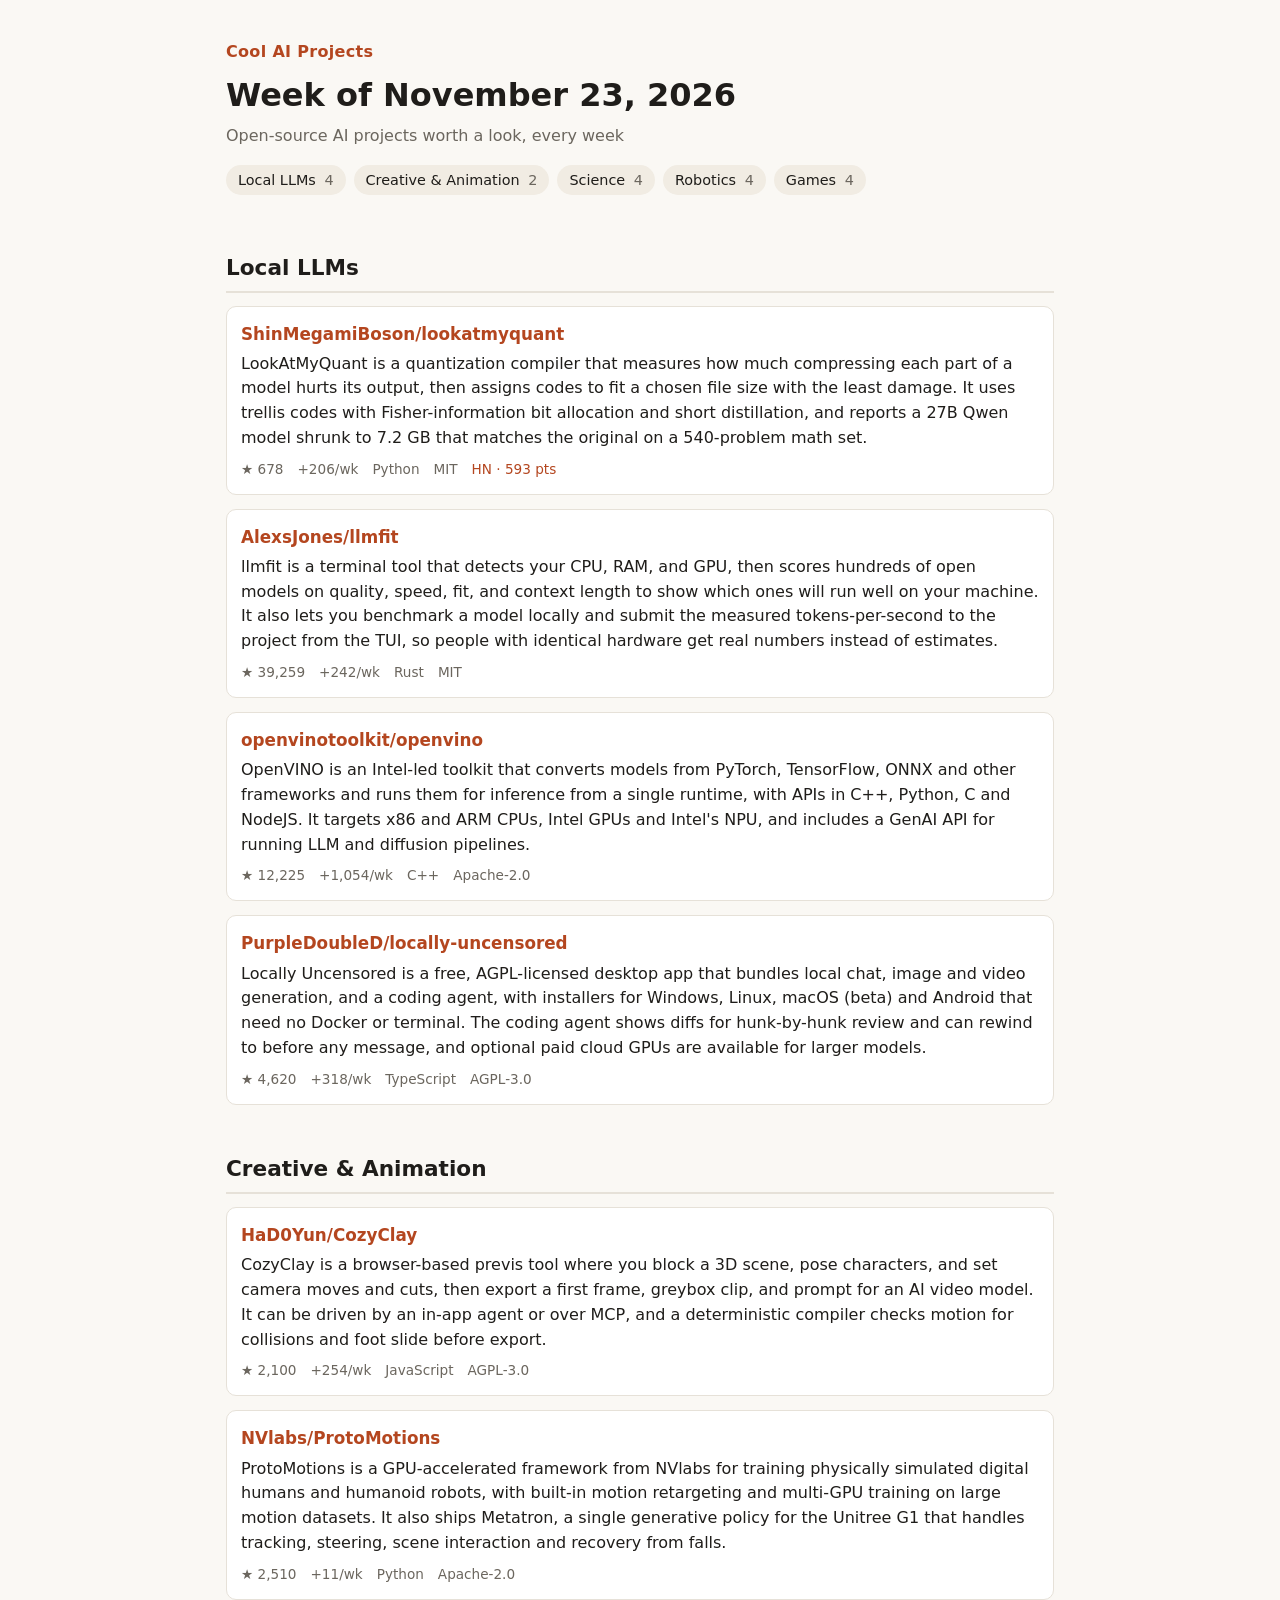
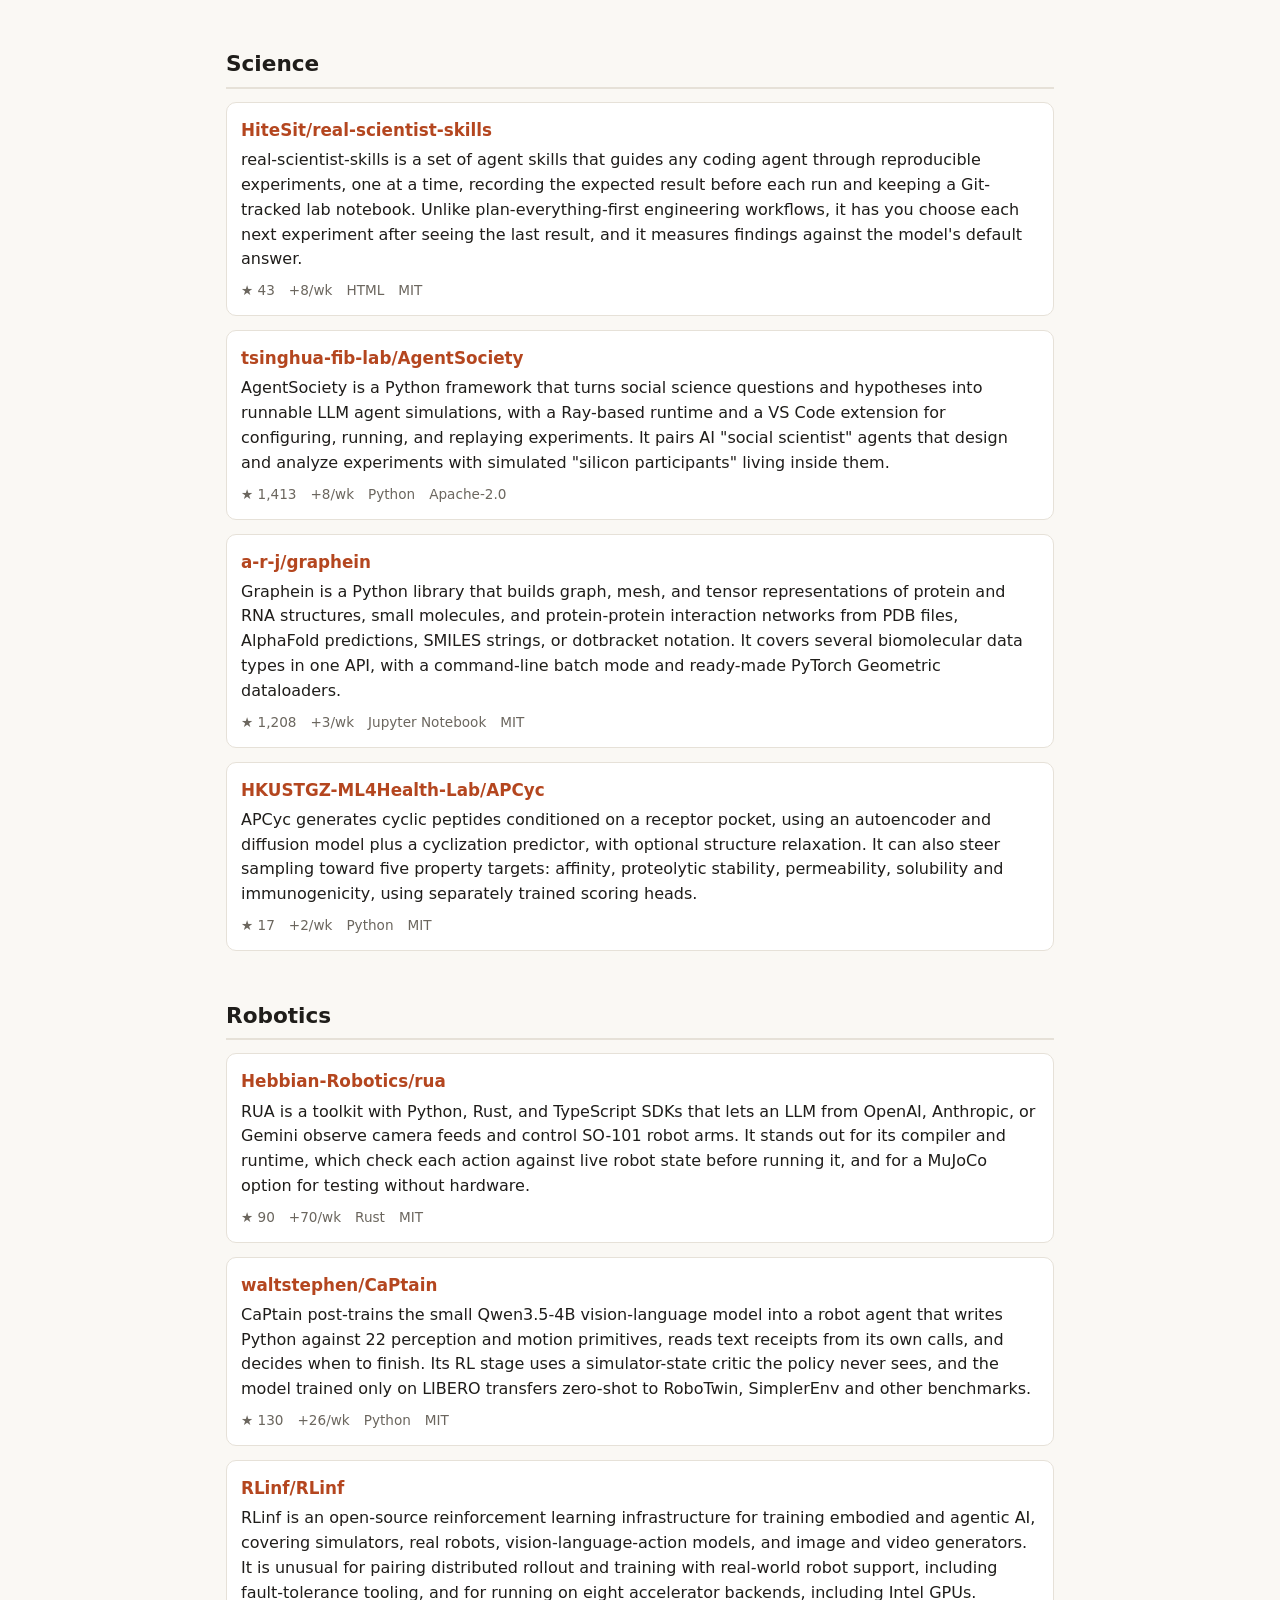
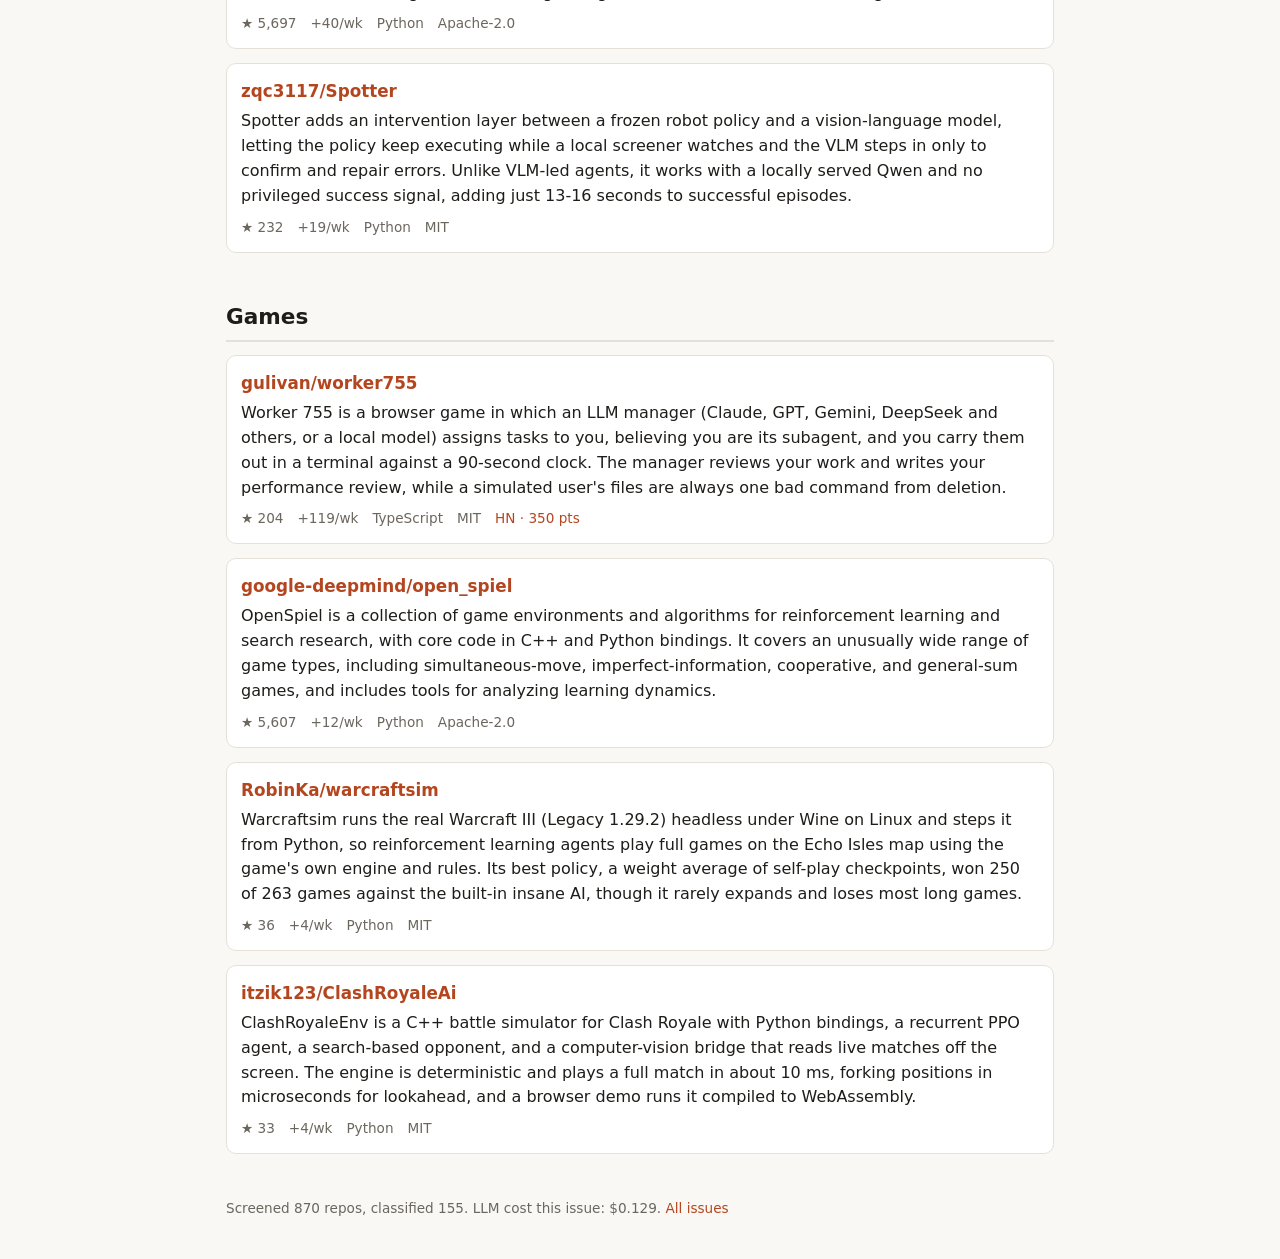
<file: site/issues/2026-11-23.html>
<!doctype html>
<html lang="en">
<head>
<meta charset="utf-8">
<meta name="viewport" content="width=device-width, initial-scale=1">
<link rel="icon" href="data:image/svg+xml,%3Csvg xmlns=%22http://www.w3.org/2000/svg%22 viewBox=%220 0 100 100%22%3E%3Ctext y=%22.9em%22 font-size=%2290%22%3E%E2%9C%A8%3C/text%3E%3C/svg%3E">
<title>Cool AI Projects — November 23, 2026</title>
<link rel="stylesheet" href="../style.css">
</head>
<body>
<header class="masthead">
  <a class="home" href="../index.html">Cool AI Projects</a>
  <h1>Week of November 23, 2026</h1>
  <p class="tagline">Open-source AI projects worth a look, every week</p>
  <nav class="toc">
    <a href="#local-llms">Local LLMs <span>4</span></a><a href="#creative">Creative &amp; Animation <span>2</span></a><a href="#science">Science <span>4</span></a><a href="#robotics">Robotics <span>4</span></a><a href="#games">Games <span>4</span></a>
  </nav>
</header>
<main>

<section id="local-llms">
  <h2>Local LLMs</h2>
  
  
  <article class="card">
    
    <div class="body">
      <h3><a href="https://github.com/ShinMegamiBoson/lookatmyquant">ShinMegamiBoson/lookatmyquant</a></h3>
      <p class="blurb">LookAtMyQuant is a quantization compiler that measures how much compressing each part of a model hurts its output, then assigns codes to fit a chosen file size with the least damage. It uses trellis codes with Fisher-information bit allocation and short distillation, and reports a 27B Qwen model shrunk to 7.2 GB that matches the original on a 540-problem math set.</p>
      <p class="meta">
        <span title="stars">★ 678</span>
        <span title="estimated stars per week">+206/wk</span>
        <span>Python</span>
        <span>MIT</span>
        <a href="https://news.ycombinator.com/item?id=50591853">HN · 593 pts</a>
      </p>
    </div>
  </article>
  
  <article class="card">
    
    <a class="thumb" href="https://github.com/AlexsJones/llmfit"><img src="https://raw.githubusercontent.com/AlexsJones/llmfit/main/assets/demo.gif" alt="" loading="lazy" referrerpolicy="no-referrer" onerror="this.parentNode.remove()"></a>
    
    <div class="body">
      <h3><a href="https://github.com/AlexsJones/llmfit">AlexsJones/llmfit</a></h3>
      <p class="blurb">llmfit is a terminal tool that detects your CPU, RAM, and GPU, then scores hundreds of open models on quality, speed, fit, and context length to show which ones will run well on your machine. It also lets you benchmark a model locally and submit the measured tokens-per-second to the project from the TUI, so people with identical hardware get real numbers instead of estimates.</p>
      <p class="meta">
        <span title="stars">★ 39,259</span>
        <span title="measured stars per week">+242/wk</span>
        <span>Rust</span>
        <span>MIT</span>
        
      </p>
    </div>
  </article>
  
  <article class="card">
    
    <div class="body">
      <h3><a href="https://github.com/openvinotoolkit/openvino">openvinotoolkit/openvino</a></h3>
      <p class="blurb">OpenVINO is an Intel-led toolkit that converts models from PyTorch, TensorFlow, ONNX and other frameworks and runs them for inference from a single runtime, with APIs in C++, Python, C and NodeJS. It targets x86 and ARM CPUs, Intel GPUs and Intel&#39;s NPU, and includes a GenAI API for running LLM and diffusion pipelines.</p>
      <p class="meta">
        <span title="stars">★ 12,225</span>
        <span title="measured stars per week">+1,054/wk</span>
        <span>C++</span>
        <span>Apache-2.0</span>
        
      </p>
    </div>
  </article>
  
  <article class="card">
    
    <a class="thumb" href="https://github.com/PurpleDoubleD/locally-uncensored"><img src="https://raw.githubusercontent.com/PurpleDoubleD/locally-uncensored/master/docs/demo.gif" alt="" loading="lazy" referrerpolicy="no-referrer" onerror="this.parentNode.remove()"></a>
    
    <div class="body">
      <h3><a href="https://github.com/PurpleDoubleD/locally-uncensored">PurpleDoubleD/locally-uncensored</a></h3>
      <p class="blurb">Locally Uncensored is a free, AGPL-licensed desktop app that bundles local chat, image and video generation, and a coding agent, with installers for Windows, Linux, macOS (beta) and Android that need no Docker or terminal. The coding agent shows diffs for hunk-by-hunk review and can rewind to before any message, and optional paid cloud GPUs are available for larger models.</p>
      <p class="meta">
        <span title="stars">★ 4,620</span>
        <span title="measured stars per week">+318/wk</span>
        <span>TypeScript</span>
        <span>AGPL-3.0</span>
        
      </p>
    </div>
  </article>
  
</section>

<section id="creative">
  <h2>Creative &amp; Animation</h2>
  
  
  <article class="card">
    
    <div class="body">
      <h3><a href="https://github.com/HaD0Yun/CozyClay">HaD0Yun/CozyClay</a></h3>
      <p class="blurb">CozyClay is a browser-based previs tool where you block a 3D scene, pose characters, and set camera moves and cuts, then export a first frame, greybox clip, and prompt for an AI video model. It can be driven by an in-app agent or over MCP, and a deterministic compiler checks motion for collisions and foot slide before export.</p>
      <p class="meta">
        <span title="stars">★ 2,100</span>
        <span title="measured stars per week">+254/wk</span>
        <span>JavaScript</span>
        <span>AGPL-3.0</span>
        
      </p>
    </div>
  </article>
  
  <article class="card">
    
    <a class="thumb" href="https://github.com/NVlabs/ProtoMotions"><img src="https://raw.githubusercontent.com/NVlabs/ProtoMotions/main/data/static/gpc_parkour.gif" alt="" loading="lazy" referrerpolicy="no-referrer" onerror="this.parentNode.remove()"></a>
    
    <div class="body">
      <h3><a href="https://github.com/NVlabs/ProtoMotions">NVlabs/ProtoMotions</a></h3>
      <p class="blurb">ProtoMotions is a GPU-accelerated framework from NVlabs for training physically simulated digital humans and humanoid robots, with built-in motion retargeting and multi-GPU training on large motion datasets. It also ships Metatron, a single generative policy for the Unitree G1 that handles tracking, steering, scene interaction and recovery from falls.</p>
      <p class="meta">
        <span title="stars">★ 2,510</span>
        <span title="measured stars per week">+11/wk</span>
        <span>Python</span>
        <span>Apache-2.0</span>
        
      </p>
    </div>
  </article>
  
</section>

<section id="science">
  <h2>Science</h2>
  
  
  <article class="card">
    
    <div class="body">
      <h3><a href="https://github.com/HiteSit/real-scientist-skills">HiteSit/real-scientist-skills</a></h3>
      <p class="blurb">real-scientist-skills is a set of agent skills that guides any coding agent through reproducible experiments, one at a time, recording the expected result before each run and keeping a Git-tracked lab notebook. Unlike plan-everything-first engineering workflows, it has you choose each next experiment after seeing the last result, and it measures findings against the model&#39;s default answer.</p>
      <p class="meta">
        <span title="stars">★ 43</span>
        <span title="measured stars per week">+8/wk</span>
        <span>HTML</span>
        <span>MIT</span>
        
      </p>
    </div>
  </article>
  
  <article class="card">
    
    <a class="thumb" href="https://github.com/tsinghua-fib-lab/AgentSociety"><img src="https://raw.githubusercontent.com/tsinghua-fib-lab/AgentSociety/main/extension/resources/walkthrough/images/agentsociety2-dual-role.png" alt="" loading="lazy" referrerpolicy="no-referrer" onerror="this.parentNode.remove()"></a>
    
    <div class="body">
      <h3><a href="https://github.com/tsinghua-fib-lab/AgentSociety">tsinghua-fib-lab/AgentSociety</a></h3>
      <p class="blurb">AgentSociety is a Python framework that turns social science questions and hypotheses into runnable LLM agent simulations, with a Ray-based runtime and a VS Code extension for configuring, running, and replaying experiments. It pairs AI &#34;social scientist&#34; agents that design and analyze experiments with simulated &#34;silicon participants&#34; living inside them.</p>
      <p class="meta">
        <span title="stars">★ 1,413</span>
        <span title="measured stars per week">+8/wk</span>
        <span>Python</span>
        <span>Apache-2.0</span>
        
      </p>
    </div>
  </article>
  
  <article class="card">
    
    <a class="thumb" href="https://github.com/a-r-j/graphein"><img src="https://raw.githubusercontent.com/a-r-j/graphein/master/imgs/graphein.png" alt="" loading="lazy" referrerpolicy="no-referrer" onerror="this.parentNode.remove()"></a>
    
    <div class="body">
      <h3><a href="https://github.com/a-r-j/graphein">a-r-j/graphein</a></h3>
      <p class="blurb">Graphein is a Python library that builds graph, mesh, and tensor representations of protein and RNA structures, small molecules, and protein-protein interaction networks from PDB files, AlphaFold predictions, SMILES strings, or dotbracket notation. It covers several biomolecular data types in one API, with a command-line batch mode and ready-made PyTorch Geometric dataloaders.</p>
      <p class="meta">
        <span title="stars">★ 1,208</span>
        <span title="measured stars per week">+3/wk</span>
        <span>Jupyter Notebook</span>
        <span>MIT</span>
        
      </p>
    </div>
  </article>
  
  <article class="card">
    
    <a class="thumb" href="https://github.com/HKUSTGZ-ML4Health-Lab/APCyc"><img src="https://raw.githubusercontent.com/HKUSTGZ-ML4Health-Lab/APCyc/main/website/public/assets/apcyc/overview.png" alt="" loading="lazy" referrerpolicy="no-referrer" onerror="this.parentNode.remove()"></a>
    
    <div class="body">
      <h3><a href="https://github.com/HKUSTGZ-ML4Health-Lab/APCyc">HKUSTGZ-ML4Health-Lab/APCyc</a></h3>
      <p class="blurb">APCyc generates cyclic peptides conditioned on a receptor pocket, using an autoencoder and diffusion model plus a cyclization predictor, with optional structure relaxation. It can also steer sampling toward five property targets: affinity, proteolytic stability, permeability, solubility and immunogenicity, using separately trained scoring heads.</p>
      <p class="meta">
        <span title="stars">★ 17</span>
        <span title="measured stars per week">+2/wk</span>
        <span>Python</span>
        <span>MIT</span>
        
      </p>
    </div>
  </article>
  
</section>

<section id="robotics">
  <h2>Robotics</h2>
  
  
  <article class="card">
    
    <div class="body">
      <h3><a href="https://github.com/Hebbian-Robotics/rua">Hebbian-Robotics/rua</a></h3>
      <p class="blurb">RUA is a toolkit with Python, Rust, and TypeScript SDKs that lets an LLM from OpenAI, Anthropic, or Gemini observe camera feeds and control SO-101 robot arms. It stands out for its compiler and runtime, which check each action against live robot state before running it, and for a MuJoCo option for testing without hardware.</p>
      <p class="meta">
        <span title="stars">★ 90</span>
        <span title="estimated stars per week">+70/wk</span>
        <span>Rust</span>
        <span>MIT</span>
        
      </p>
    </div>
  </article>
  
  <article class="card">
    
    <a class="thumb" href="https://github.com/waltstephen/CaPtain"><img src="https://raw.githubusercontent.com/waltstephen/CaPtain/main/docs/assets/teaser.jpg" alt="" loading="lazy" referrerpolicy="no-referrer" onerror="this.parentNode.remove()"></a>
    
    <div class="body">
      <h3><a href="https://github.com/waltstephen/CaPtain">waltstephen/CaPtain</a></h3>
      <p class="blurb">CaPtain post-trains the small Qwen3.5-4B vision-language model into a robot agent that writes Python against 22 perception and motion primitives, reads text receipts from its own calls, and decides when to finish. Its RL stage uses a simulator-state critic the policy never sees, and the model trained only on LIBERO transfers zero-shot to RoboTwin, SimplerEnv and other benchmarks.</p>
      <p class="meta">
        <span title="stars">★ 130</span>
        <span title="measured stars per week">+26/wk</span>
        <span>Python</span>
        <span>MIT</span>
        
      </p>
    </div>
  </article>
  
  <article class="card">
    
    <div class="body">
      <h3><a href="https://github.com/RLinf/RLinf">RLinf/RLinf</a></h3>
      <p class="blurb">RLinf is an open-source reinforcement learning infrastructure for training embodied and agentic AI, covering simulators, real robots, vision-language-action models, and image and video generators. It is unusual for pairing distributed rollout and training with real-world robot support, including fault-tolerance tooling, and for running on eight accelerator backends, including Intel GPUs.</p>
      <p class="meta">
        <span title="stars">★ 5,697</span>
        <span title="measured stars per week">+40/wk</span>
        <span>Python</span>
        <span>Apache-2.0</span>
        
      </p>
    </div>
  </article>
  
  <article class="card">
    
    <a class="thumb" href="https://github.com/zqc3117/Spotter"><img src="https://raw.githubusercontent.com/zqc3117/Spotter/main/assets/teaser.png" alt="" loading="lazy" referrerpolicy="no-referrer" onerror="this.parentNode.remove()"></a>
    
    <div class="body">
      <h3><a href="https://github.com/zqc3117/Spotter">zqc3117/Spotter</a></h3>
      <p class="blurb">Spotter adds an intervention layer between a frozen robot policy and a vision-language model, letting the policy keep executing while a local screener watches and the VLM steps in only to confirm and repair errors. Unlike VLM-led agents, it works with a locally served Qwen and no privileged success signal, adding just 13-16 seconds to successful episodes.</p>
      <p class="meta">
        <span title="stars">★ 232</span>
        <span title="measured stars per week">+19/wk</span>
        <span>Python</span>
        <span>MIT</span>
        
      </p>
    </div>
  </article>
  
</section>

<section id="games">
  <h2>Games</h2>
  
  
  <article class="card">
    
    <a class="thumb" href="https://github.com/gulivan/worker755"><img src="https://raw.githubusercontent.com/gulivan/worker755/main/docs/play.png" alt="" loading="lazy" referrerpolicy="no-referrer" onerror="this.parentNode.remove()"></a>
    
    <div class="body">
      <h3><a href="https://github.com/gulivan/worker755">gulivan/worker755</a></h3>
      <p class="blurb">Worker 755 is a browser game in which an LLM manager (Claude, GPT, Gemini, DeepSeek and others, or a local model) assigns tasks to you, believing you are its subagent, and you carry them out in a terminal against a 90-second clock. The manager reviews your work and writes your performance review, while a simulated user&#39;s files are always one bad command from deletion.</p>
      <p class="meta">
        <span title="stars">★ 204</span>
        <span title="estimated stars per week">+119/wk</span>
        <span>TypeScript</span>
        <span>MIT</span>
        <a href="https://news.ycombinator.com/item?id=50599762">HN · 350 pts</a>
      </p>
    </div>
  </article>
  
  <article class="card">
    
    <a class="thumb" href="https://github.com/google-deepmind/open_spiel"><img src="https://raw.githubusercontent.com/google-deepmind/open_spiel/master/docs/_static/OpenSpielC.png" alt="" loading="lazy" referrerpolicy="no-referrer" onerror="this.parentNode.remove()"></a>
    
    <div class="body">
      <h3><a href="https://github.com/google-deepmind/open_spiel">google-deepmind/open_spiel</a></h3>
      <p class="blurb">OpenSpiel is a collection of game environments and algorithms for reinforcement learning and search research, with core code in C++ and Python bindings. It covers an unusually wide range of game types, including simultaneous-move, imperfect-information, cooperative, and general-sum games, and includes tools for analyzing learning dynamics.</p>
      <p class="meta">
        <span title="stars">★ 5,607</span>
        <span title="measured stars per week">+12/wk</span>
        <span>Python</span>
        <span>Apache-2.0</span>
        
      </p>
    </div>
  </article>
  
  <article class="card">
    
    <a class="thumb" href="https://github.com/RobinKa/warcraftsim"><img src="https://raw.githubusercontent.com/RobinKa/warcraftsim/master/docs/media/whole-game.jpg" alt="" loading="lazy" referrerpolicy="no-referrer" onerror="this.parentNode.remove()"></a>
    
    <div class="body">
      <h3><a href="https://github.com/RobinKa/warcraftsim">RobinKa/warcraftsim</a></h3>
      <p class="blurb">Warcraftsim runs the real Warcraft III (Legacy 1.29.2) headless under Wine on Linux and steps it from Python, so reinforcement learning agents play full games on the Echo Isles map using the game&#39;s own engine and rules. Its best policy, a weight average of self-play checkpoints, won 250 of 263 games against the built-in insane AI, though it rarely expands and loses most long games.</p>
      <p class="meta">
        <span title="stars">★ 36</span>
        <span title="measured stars per week">+4/wk</span>
        <span>Python</span>
        <span>MIT</span>
        
      </p>
    </div>
  </article>
  
  <article class="card">
    
    <a class="thumb" href="https://github.com/itzik123/ClashRoyaleAi"><img src="https://raw.githubusercontent.com/itzik123/ClashRoyaleAi/main/docs/assets/teacher-simulation-view.gif" alt="" loading="lazy" referrerpolicy="no-referrer" onerror="this.parentNode.remove()"></a>
    
    <div class="body">
      <h3><a href="https://github.com/itzik123/ClashRoyaleAi">itzik123/ClashRoyaleAi</a></h3>
      <p class="blurb">ClashRoyaleEnv is a C++ battle simulator for Clash Royale with Python bindings, a recurrent PPO agent, a search-based opponent, and a computer-vision bridge that reads live matches off the screen. The engine is deterministic and plays a full match in about 10 ms, forking positions in microseconds for lookahead, and a browser demo runs it compiled to WebAssembly.</p>
      <p class="meta">
        <span title="stars">★ 33</span>
        <span title="measured stars per week">+4/wk</span>
        <span>Python</span>
        <span>MIT</span>
        
      </p>
    </div>
  </article>
  
</section>

</main>
<footer>
  Screened 870 repos, classified 155.
  LLM cost this issue: $0.129.
  <a href="../index.html">All issues</a>
</footer>
</body>
</html>
</file>
<file: site/style.css>
:root {
  --bg: #faf8f4; --fg: #1f1d1a; --muted: #6b665e; --card: #ffffff;
  --line: #e6e1d8; --accent: #b4461f; --chip: #f1ece3;
}
@media (prefers-color-scheme: dark) {
  :root {
    --bg: #161514; --fg: #ece8e1; --muted: #a29b90; --card: #1f1e1c;
    --line: #34312d; --accent: #f08a5d; --chip: #2a2825;
  }
}
* { box-sizing: border-box; }
body {
  margin: 0; background: var(--bg); color: var(--fg);
  font: 16px/1.55 system-ui, -apple-system, "Segoe UI", sans-serif;
}
a { color: var(--accent); text-decoration: none; }
a:hover { text-decoration: underline; }
.masthead, main, footer { max-width: 860px; margin: 0 auto; padding: 0 16px; }
.masthead { padding-top: 40px; padding-bottom: 8px; }
.home { font-weight: 600; letter-spacing: .02em; }
h1 { font-size: 2rem; margin: .2em 0 0; }
.tagline { color: var(--muted); margin: .2em 0 1em; }
.toc { display: flex; flex-wrap: wrap; gap: 8px; }
.toc a {
  background: var(--chip); color: var(--fg); padding: 4px 12px;
  border-radius: 999px; font-size: .9rem;
}
.toc a span { color: var(--muted); margin-left: 4px; }
h2 {
  margin: 2.2em 0 .6em; padding-bottom: .3em; font-size: 1.35rem;
  border-bottom: 2px solid var(--line);
}
.card {
  display: flex; gap: 16px; background: var(--card);
  border: 1px solid var(--line); border-radius: 10px;
  padding: 14px; margin: 0 0 14px;
}
.thumb { flex: 0 0 200px; }
.thumb img {
  width: 200px; height: 130px; object-fit: cover; border-radius: 6px;
  background: var(--chip); display: block;
}
.body { min-width: 0; }
h3 { margin: 0 0 .3em; font-size: 1.05rem; overflow-wrap: anywhere; }
.blurb { margin: 0 0 .5em; }
.meta { margin: 0; font-size: .85rem; color: var(--muted);
        display: flex; flex-wrap: wrap; gap: 4px 14px; }
.empty { color: var(--muted); font-style: italic; }
footer { color: var(--muted); font-size: .85rem; padding-top: 30px;
         padding-bottom: 40px; }
.archive { list-style: none; padding: 0; }
.archive li { padding: 12px 0; border-bottom: 1px solid var(--line); }
.archive a { font-weight: 600; margin-right: 10px; }
.archive .count { color: var(--muted); font-size: .9rem; }
.archive .hl { display: block; color: var(--muted); font-size: .85rem;
               overflow-wrap: anywhere; }
@media (max-width: 600px) {
  .card { flex-direction: column; }
  .thumb, .thumb img { width: 100%; flex-basis: auto; height: 180px; }
}
</file>
